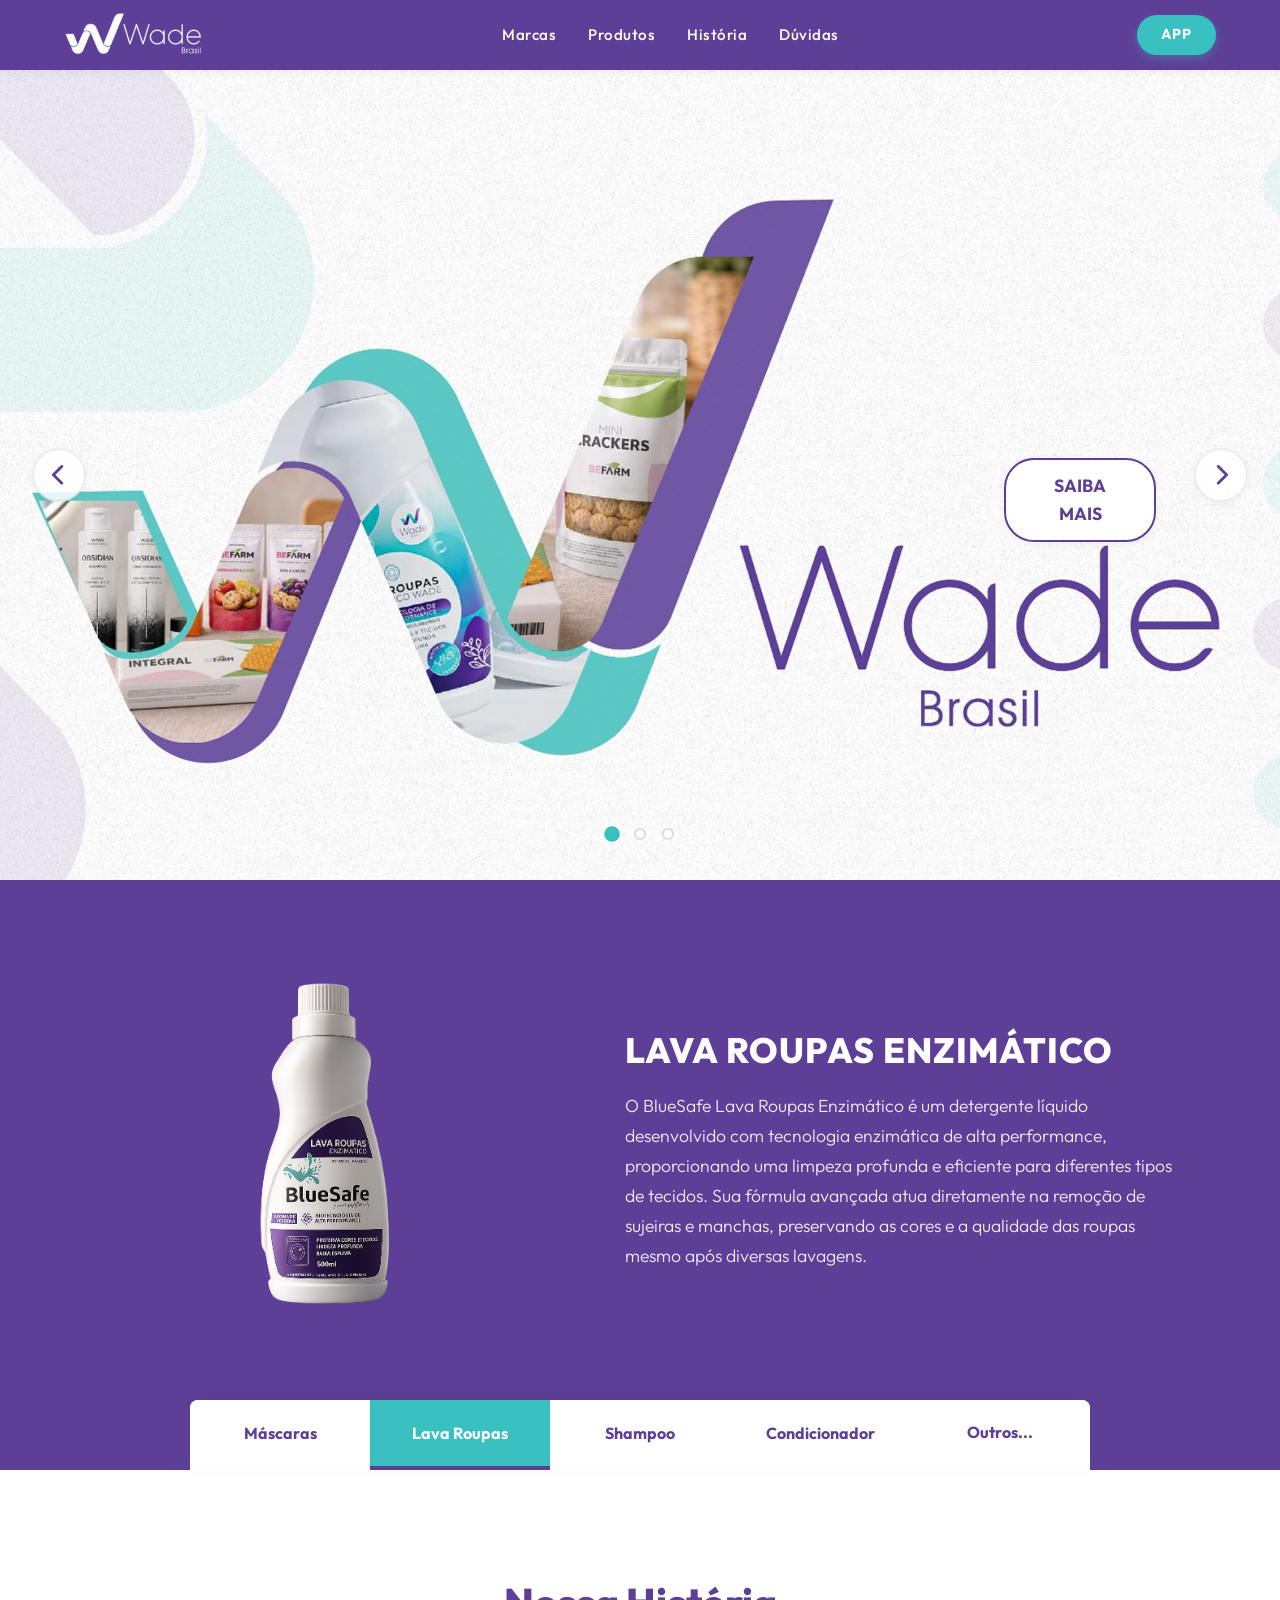
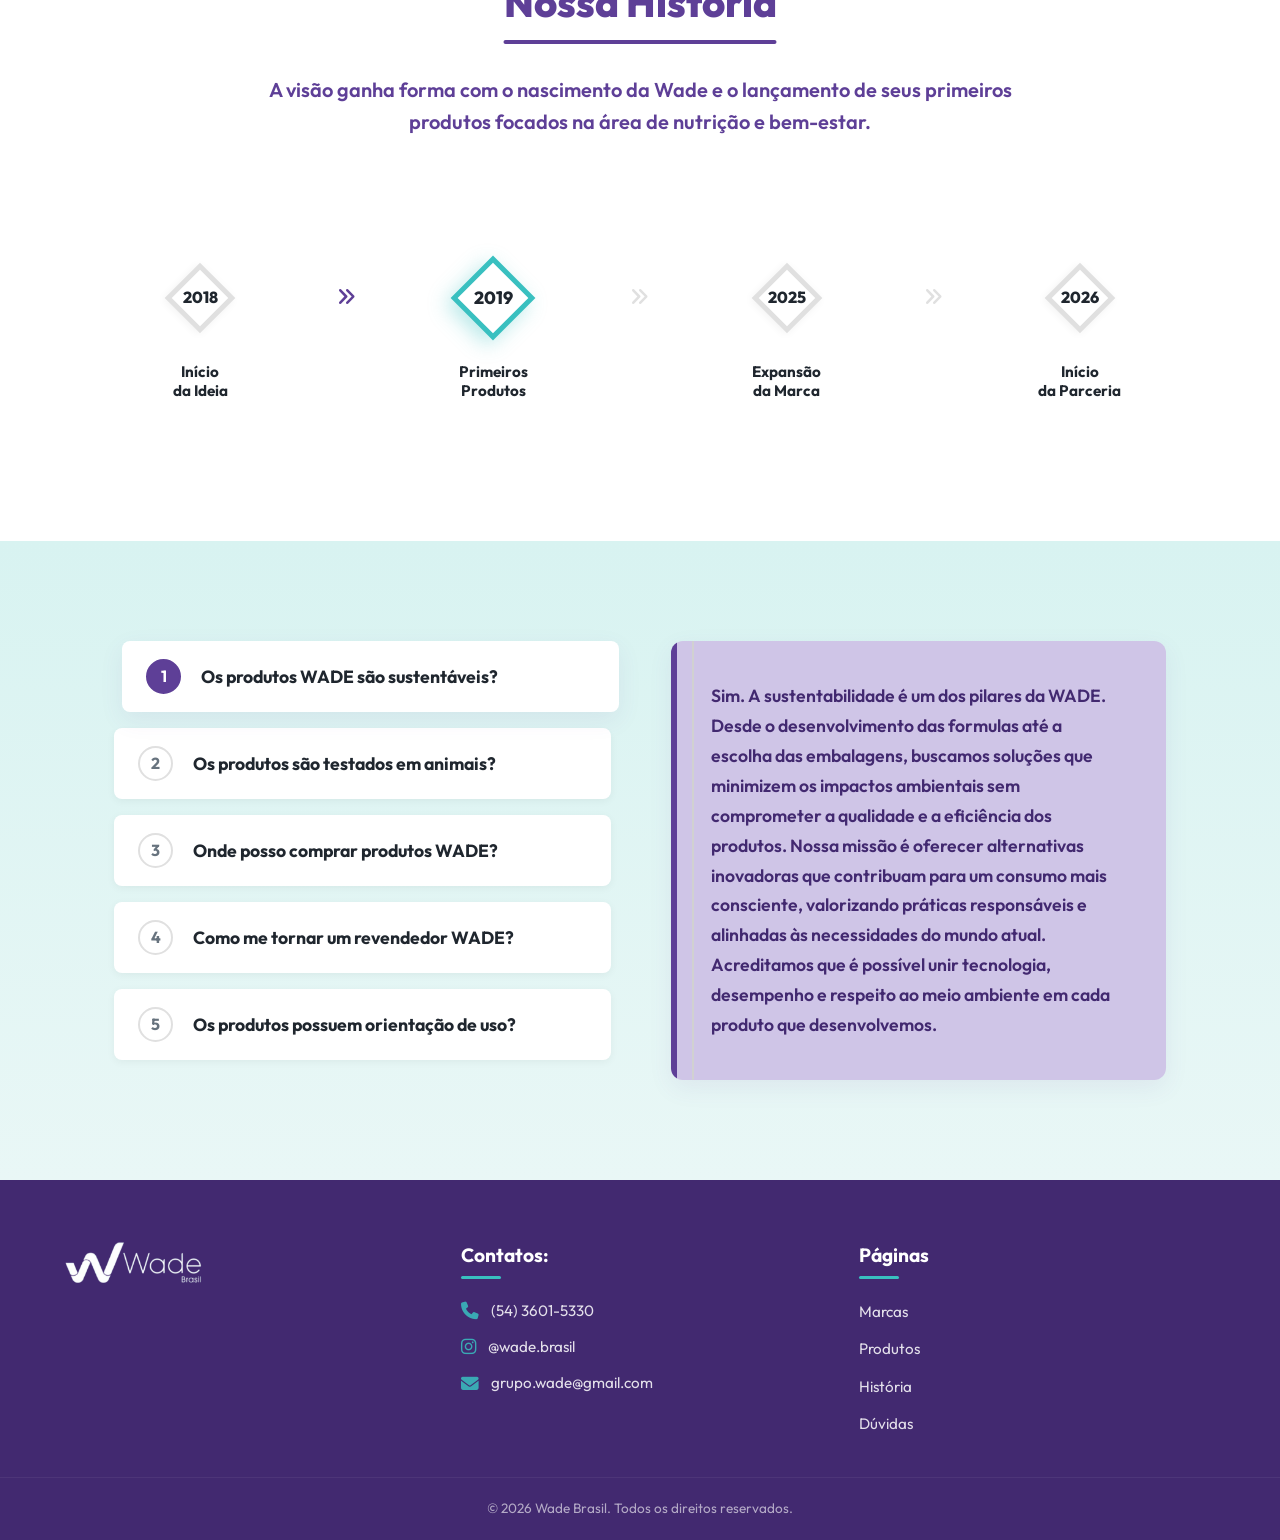
<file: index.html>
<!DOCTYPE html>
<html lang="pt-BR">

<head>
    <meta charset="UTF-8">
    <meta name="viewport" content="width=device-width, initial-scale=1.0">
    <title>Wade Brasil - Sustentabilidade, Tecnologia & Cuidados</title>
    <meta name="description"
        content="A WADE une biotecnologia, alta performance e sustentabilidade em soluções para cuidados pessoais e limpeza doméstica. Conheça nossos produtos.">
    <!-- Google Fonts -->
    <link rel="preconnect" href="https://fonts.googleapis.com">
    <link rel="preconnect" href="https://fonts.gstatic.com" crossorigin>
    <link href="https://fonts.googleapis.com/css2?family=Outfit:wght@300;400;500;600;700;800&display=swap"
        rel="stylesheet">
    <!-- FontAwesome for Icons -->
    <link rel="stylesheet" href="https://cdnjs.cloudflare.com/ajax/libs/font-awesome/6.4.0/css/all.min.css">
    <!-- Stylesheet -->
    <link rel="stylesheet" href="style.css">
</head>

<body>

    <!-- Header / Cabeçalho -->
    <header class="main-header">
        <div class="header-container">
            <a href="#" class="logo" id="logo-link">
                <img src="imgs/logo-wade.webp" alt="Wade Brasil" class="logo-img" width="140" height="45">
            </a>

            <nav class="nav-menu" id="nav-menu">
                <ul>
                    <li><a href="#marcas" class="nav-link">Marcas</a></li>
                    <li><a href="#produtos" class="nav-link">Produtos</a></li>
                    <li><a href="#historia" class="nav-link">História</a></li>
                    <li><a href="#duvidas" class="nav-link">Dúvidas</a></li>
                </ul>
            </nav>

            <div class="header-actions">
                <a href="app.html" class="btn-app" id="btn-app">APP</a>
                <button class="mobile-toggle" id="mobile-toggle" aria-label="Abrir Menu">
                    <span></span>
                    <span></span>
                    <span></span>
                </button>
            </div>
        </div>
    </header>

    <!-- Seção 1: Hero Slider / Carrossel -->
    <section class="hero-section" id="marcas">
        <div class="slider-wrapper">
            <!-- Slide 1: Wade Brasil -->
            <!-- Slide 1: Wade Brasil -->
            <div class="slide active" data-slide="1">
                <div class="slide-bg" style="background-image: url('imgs/fundo wade index.png');"></div>
                <div class="slide-content">
                    <div class="brand-showcase animate-up">
                        <div class="sr-only">Wade Brasil</div>

                        <a href="#produtos" class="btn-saiba-mais border-purple baked-button-overlay"
                            style="margin-top: 50px; margin-left: 880px;display: inline-block;">
                            SAIBA MAIS
                        </a>

                    </div>
                </div>
            </div>

            <!-- Slide 2: BeFarm -->
            <div class="slide" data-slide="2">
                <div class="slide-bg" style="background-image: url('imgs/fundo beefarm.png');"></div>
                <div class="slide-content">
                    <div class="brand-showcase animate-up">
                        <div class="sr-only">BEFARM</div>
                        <a href="befarm.html" class="btn-saiba-mais border-gold baked-button-overlay"
                            style="margin-top: 290px; display: inline-block;">
                            SAIBA MAIS
                        </a>
                    </div>
                </div>
            </div>

            <!-- Slide 3: BlueSafe -->
            <div class="slide" data-slide="3">
                <div class="slide-bg" style="background-image: url('imgs/fundo bluesafe.png');"></div>
                <div class="slide-content">
                    <div class="brand-showcase animate-up">
                        <div class="sr-only">BlueSafe</div>
                        <a href="bluesafe.html" class="btn-saiba-mais border-white baked-button-overlay">SAIBA MAIS</a>
                    </div>
                </div>
            </div>
        </div>

        <!-- Setas de Navegação -->
        <button class="slider-arrow prev-arrow" id="prev-arrow" aria-label="Slide anterior">
            <i class="fa-solid fa-chevron-left"></i>
        </button>
        <button class="slider-arrow next-arrow" id="next-arrow" aria-label="Próximo slide">
            <i class="fa-solid fa-chevron-right"></i>
        </button>

        <!-- Dots de Navegação -->
        <div class="slider-dots">
            <span class="dot active" data-dot="1"></span>
            <span class="dot" data-dot="2"></span>
            <span class="dot" data-dot="3"></span>
        </div>
    </section>


    <!-- Seção 2: Products Tabs (Produtos por Abas) -->
    <section class="products-section" id="produtos">
        <div class="products-container" id="products-container-bg">
            <div class="products-flex">
                <!-- Imagem do Produto (Esquerda) -->
                <div class="product-image-side animate-fade">
                    <div class="product-image-container" id="product-img-display">
                        <!-- Custom CSS/SVG Bottles fallback that looks stunning -->
                        <div class="mockup-bottles" id="mockup-bottles">
                            <div class="bottle bottle-primary">
                                <div class="bottle-cap"></div>
                                <div class="bottle-label">
                                    <div class="label-brand">W</div>
                                    <div class="label-text">Rescue</div>
                                </div>
                            </div>
                            <div class="bottle bottle-secondary">
                                <div class="bottle-cap"></div>
                                <div class="bottle-label">
                                    <div class="label-brand">W</div>
                                    <div class="label-text">Rescue</div>
                                </div>
                            </div>
                        </div>
                        <img src="" alt="Produto Wade" class="real-product-img hidden" id="real-product-img">
                    </div>
                </div>

                <!-- Conteúdo do Produto (Direita) -->
                <div class="product-text-side animate-fade">
                    <h2 class="product-title" id="product-title">LAVA ROUPAS ENZIMÁTICO</h2>
                    <p class="product-description" id="product-desc">
                        O BlueSafe Lava Roupas Enzimático é um detergente líquido desenvolvido com tecnologia enzimática
                        de alta performance, proporcionando uma limpeza profunda e eficiente para diferentes tipos de
                        tecidos. Sua fórmula avançada atua diretamente na remoção de sujeiras e manchas, preservando as
                        cores e a qualidade das roupas mesmo após diversas lavagens.
                    </p>
                </div>
            </div>

            <!-- Barra de Abas (Menu do Tab) -->
            <div class="tabs-bar">
                <button class="tab-btn" data-tab="mascara">Máscaras</button>
                <button class="tab-btn active" data-tab="lava-roupas">Lava Roupas</button>
                <button class="tab-btn" data-tab="shampoo">Shampoo</button>
                <button class="tab-btn" data-tab="condicionador">Condicionador</button>
                <a href="app.html" class="tab-btn link-outros"
                    style="display: flex; align-items: center; justify-content: center; text-decoration: none;">Outros...</a>
            </div>
        </div>
    </section>

    <!-- Seção 3: Timeline Section (Nossa Historia) -->
    <section class="history-section" id="historia">
        <div class="container">
            <h2 class="section-title">Nossa História</h2>

            <!-- Texto dinâmico que muda com o ano da timeline -->
            <div class="history-text-box">
                <p id="history-dynamic-text">
                    Após diversos testes e validações, a WADE lança suas primeiras soluções voltadas para limpeza e
                    cuidados pessoais, recebendo excelente aceitação dos consumidores.
                </p>
            </div>

            <!-- A Linha do Tempo -->
            <div class="timeline-container">
                <div class="timeline-line"></div>

                <div class="timeline-flex">
                    <!-- Ano 2017 -->
                    <div class="timeline-item" data-year="2018">
                        <div class="diamond-wrapper">
                            <div class="diamond-node">
                                <span class="year-text">2018</span>
                            </div>
                        </div>
                        <h4 class="timeline-label">Início<br>da Ideia</h4>
                    </div>

                    <div class="timeline-arrow">
                        <i class="fa-solid fa-angles-right"></i>
                    </div>

                    <!-- Ano 2019 -->
                    <div class="timeline-item active" data-year="2019">
                        <div class="diamond-wrapper">
                            <div class="diamond-node">
                                <span class="year-text">2019</span>
                            </div>
                        </div>
                        <h4 class="timeline-label">Primeiros<br>Produtos</h4>
                    </div>

                    <div class="timeline-arrow">
                        <i class="fa-solid fa-angles-right"></i>
                    </div>

                    <!-- Ano 2020 -->
                    <div class="timeline-item" data-year="2025">
                        <div class="diamond-wrapper">
                            <div class="diamond-node">
                                <span class="year-text">2025</span>
                            </div>
                        </div>
                        <h4 class="timeline-label">Expansão<br>da Marca</h4>
                    </div>

                    <div class="timeline-arrow">
                        <i class="fa-solid fa-angles-right"></i>
                    </div>

                    <!-- Ano 2023 -->
                    <div class="timeline-item" data-year="2026">
                        <div class="diamond-wrapper">
                            <div class="diamond-node">
                                <span class="year-text">2026</span>
                            </div>
                        </div>
                        <h4 class="timeline-label">Início<br>da Parceria</h4>
                    </div>
                </div>
            </div>
        </div>
    </section>

    <!-- Seção 4: Dúvidas / FAQ Section -->
    <section class="faq-section" id="duvidas">
        <div class="faq-container">
            <div class="faq-flex">
                <!-- Lista de Perguntas (Esquerda) -->
                <div class="faq-list">
                    <div class="faq-item active" data-faq="1">
                        <span class="faq-number">1</span>
                        <span class="faq-question">Os produtos WADE são sustentáveis?</span>
                    </div>
                    <div class="faq-item" data-faq="2">
                        <span class="faq-number">2</span>
                        <span class="faq-question">Os produtos são testados em animais?</span>
                    </div>
                    <div class="faq-item" data-faq="3">
                        <span class="faq-number">3</span>
                        <span class="faq-question">Onde posso comprar produtos WADE?</span>
                    </div>
                    <div class="faq-item" data-faq="4">
                        <span class="faq-number">4</span>
                        <span class="faq-question">Como me tornar um revendedor WADE?</span>
                    </div>
                    <div class="faq-item" data-faq="5">
                        <span class="faq-number">5</span>
                        <span class="faq-question">Os produtos possuem orientação de uso?</span>
                    </div>
                </div>

                <!-- Resposta Detalhada (Direita) -->
                <div class="faq-answer-card">
                    <div class="answer-content animate-fade" id="faq-answer-text">
                        Sim. A sustentabilidade é um dos pilares da WADE. Desde o desenvolvimento das formulas até a
                        escolha das embalagens, buscamos soluções que minimizem os impactos ambientais sem comprometer a
                        qualidade e a eficiência dos produtos. Nossa missão é oferecer alternativas inovadoras que
                        contribuam para um consumo mais consciente, valorizando práticas responsáveis e alinhadas às
                        necessidades do mundo atual. Acreditamos que é possível unir tecnologia, desempenho e respeito
                        ao meio ambiente em cada produto que desenvolvemos.
                    </div>
                </div>
            </div>
        </div>
    </section>

    <!-- Rodapé / Footer -->
    <footer class="main-footer">
        <div class="footer-container">
            <!-- Lado Esquerdo: Logo -->
            <div class="footer-brand">
                <img src="imgs/logo-wade.webp" alt="Wade Brasil" class="footer-logo-img" width="140" height="45">
            </div>
            <!-- Lado Central: Contatos -->
            <div class="footer-contacts">
                <h4 class="footer-title">Contatos:</h4>
                <ul>
                    <li><i class="fa-solid fa-phone"></i> (54) 3601-5330</li>
                    <li><i class="fa-brands fa-instagram"></i> @wade.brasil</li>
                    <li><i class="fa-solid fa-envelope"></i> grupo.wade@gmail.com</li>
                </ul>
            </div>

            <!-- Lado Direito: Links de Páginas -->
            <div class="footer-pages">
                <h4 class="footer-title">Páginas</h4>
                <ul>
                    <li><a href="#marcas">Marcas</a></li>
                    <li><a href="#produtos">Produtos</a></li>
                    <li><a href="#historia">História</a></li>
                    <li><a href="#duvidas">Dúvidas</a></li>
                </ul>
            </div>
        </div>
        <div class="footer-bottom">
            <p>&copy; 2026 Wade Brasil. Todos os direitos reservados.</p>
        </div>
    </footer>

    <!-- JavaScript -->
    <script src="script.js"></script>
</body>

</html>
</file>
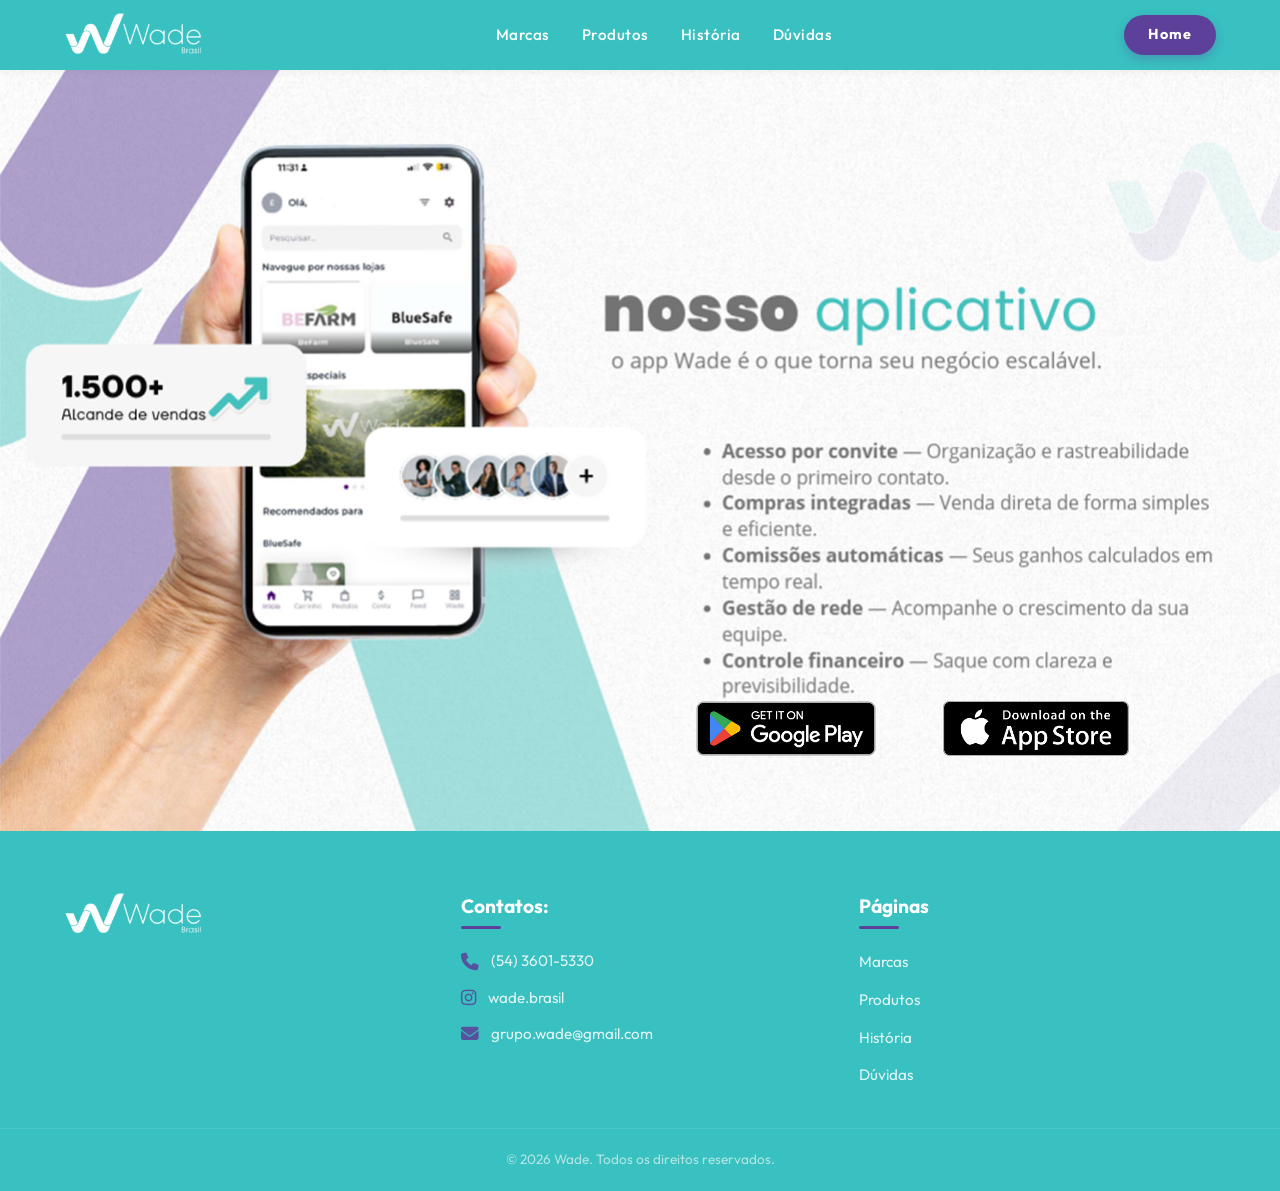
<file: app.html>
<!DOCTYPE html>
<html lang="pt-BR">

<head>
    <meta charset="UTF-8">
    <meta name="viewport" content="width=device-width, initial-scale=1.0">
    <title>Wade Brasil - Nosso Aplicativo</title>
    <meta name="description"
        content="Baixe o aplicativo oficial da WADE Brasil. Gerencie suas comissões, vendas e sua rede de forma escalável e sustentável.">
    <!-- Google Fonts -->
    <link rel="preconnect" href="https://fonts.googleapis.com">
    <link rel="preconnect" href="https://fonts.gstatic.com" crossorigin>
    <link href="https://fonts.googleapis.com/css2?family=Outfit:wght@300;400;500;600;700;800&display=swap"
        rel="stylesheet">
    <!-- FontAwesome for Icons -->
    <link rel="stylesheet" href="https://cdnjs.cloudflare.com/ajax/libs/font-awesome/6.4.0/css/all.min.css">
    <!-- Stylesheet -->
    <link rel="stylesheet" href="style.css">
</head>

<body>

    <!-- Header / Cabeçalho da App (Fundo Teal, Botão Home Roxo) -->
    <header class="app-header">
        <div class="header-container">
            <a href="index.html" class="logo" id="logo-link">
                <img src="imgs/logo-wade.webp" alt="Wade Brasil" class="logo-img" width="140" height="45">
            </a>

            <nav class="nav-menu" id="nav-menu">
                <ul>
                    <li><a href="index.html#marcas" class="nav-link">Marcas</a></li>
                    <li><a href="index.html#produtos" class="nav-link">Produtos</a></li>
                    <li><a href="index.html#historia" class="nav-link">História</a></li>
                    <li><a href="index.html#duvidas" class="nav-link">Dúvidas</a></li>
                </ul>
            </nav>

            <div class="header-actions">
                <a href="index.html" class="btn-home" id="btn-home">Home</a>
                <button class="mobile-toggle" id="mobile-toggle" aria-label="Abrir Menu">
                    <span></span>
                    <span></span>
                    <span></span>
                </button>
            </div>
        </div>
    </header>

    <!-- Seção Principal: App Showcase Banner com Aspect Ratio travada e overlays responsivos -->
    <main class="app-main">
        <section class="app-banner-section">
            <div class="app-banner">
                <!-- Conteúdo invisível para SEO e Acessibilidade (Screen Readers) -->
                <div class="sr-only">
                    <h1>nosso aplicativo</h1>
                    <p>o app Wade é o que torna seu negócio escalável.</p>
                    <ul>
                        <li><strong>Acesso por convite</strong> — Organização e rastreabilidade desde o primeiro
                            contato.</li>
                        <li><strong>Compras integradas</strong> — Venda direta de forma simples e eficiente.</li>
                        <li><strong>Comissões automáticas</strong> — Seus ganhos calculados em tempo real.</li>
                        <li><strong>Gestão de rede</strong> — Acompanhe o crescimento da sua equipe.</li>
                        <li><strong>Controle financeiro</strong> — Saque com clareza e previsibilidade.</li>
                    </ul>
                </div>

                <!-- Overlays de Download (Google Play e App Store) posicionados precisamente por percentual -->
                <div class="download-overlay-container">
                    <a href="https://play.google.com/store/apps/details?id=com.wadebrasil.wade_mobile_android&pcampaignid=web_share"
                        target="_blank" class="download-link-overlay google-play" aria-label="Baixe na Google Play">
                        <img src="imgs/playstore.png" alt="Google Play">
                    </a>
                    <a href="https://apps.apple.com/br/app/wade/id6751115079" target="_blank"
                        class="download-link-overlay app-store" aria-label="Baixe na App Store">
                        <img src="imgs/appstore.png" alt="App Store">
                    </a>
                </div>
            </div>
        </section>
    </main>

    <!-- Rodapé / Footer do App (Teal) -->
    <footer class="app-footer">
        <div class="footer-container">
            <!-- Lado Esquerdo: Logo -->
            <div class="footer-brand">
                <img src="imgs/logo-wade.webp" alt="Wade Brasil" class="footer-logo-img" width="140" height="45">
            </div>

            <!-- Lado Central: Contatos -->
            <div class="footer-contacts">
                <h4 class="footer-title">Contatos:</h4>
                <ul>
                    <li><i class="fa-solid fa-phone"></i> (54) 3601-5330</li>
                    <li><i class="fa-brands fa-instagram"></i> wade.brasil</li>
                    <li><i class="fa-solid fa-envelope"></i> grupo.wade@gmail.com</li>
                </ul>
            </div>

            <!-- Lado Direito: Links de Páginas -->
            <div class="footer-pages">
                <h4 class="footer-title">Páginas</h4>
                <ul>
                    <li><a href="index.html#marcas">Marcas</a></li>
                    <li><a href="index.html#produtos">Produtos</a></li>
                    <li><a href="index.html#historia">História</a></li>
                    <li><a href="index.html#duvidas">Dúvidas</a></li>
                </ul>
            </div>
        </div>
        <div class="footer-bottom">
            <p>&copy; 2026 Wade. Todos os direitos reservados.</p>
        </div>
    </footer>

    <!-- JavaScript para mobile toggler -->
    <script>
        document.addEventListener('DOMContentLoaded', () => {
            const mobileToggle = document.getElementById('mobile-toggle');
            const navMenu = document.getElementById('nav-menu');
            if (mobileToggle && navMenu) {
                mobileToggle.addEventListener('click', () => {
                    mobileToggle.classList.toggle('active');
                    navMenu.classList.toggle('active');
                });
            }
        });
    </script>
</body>

</html>
</file>
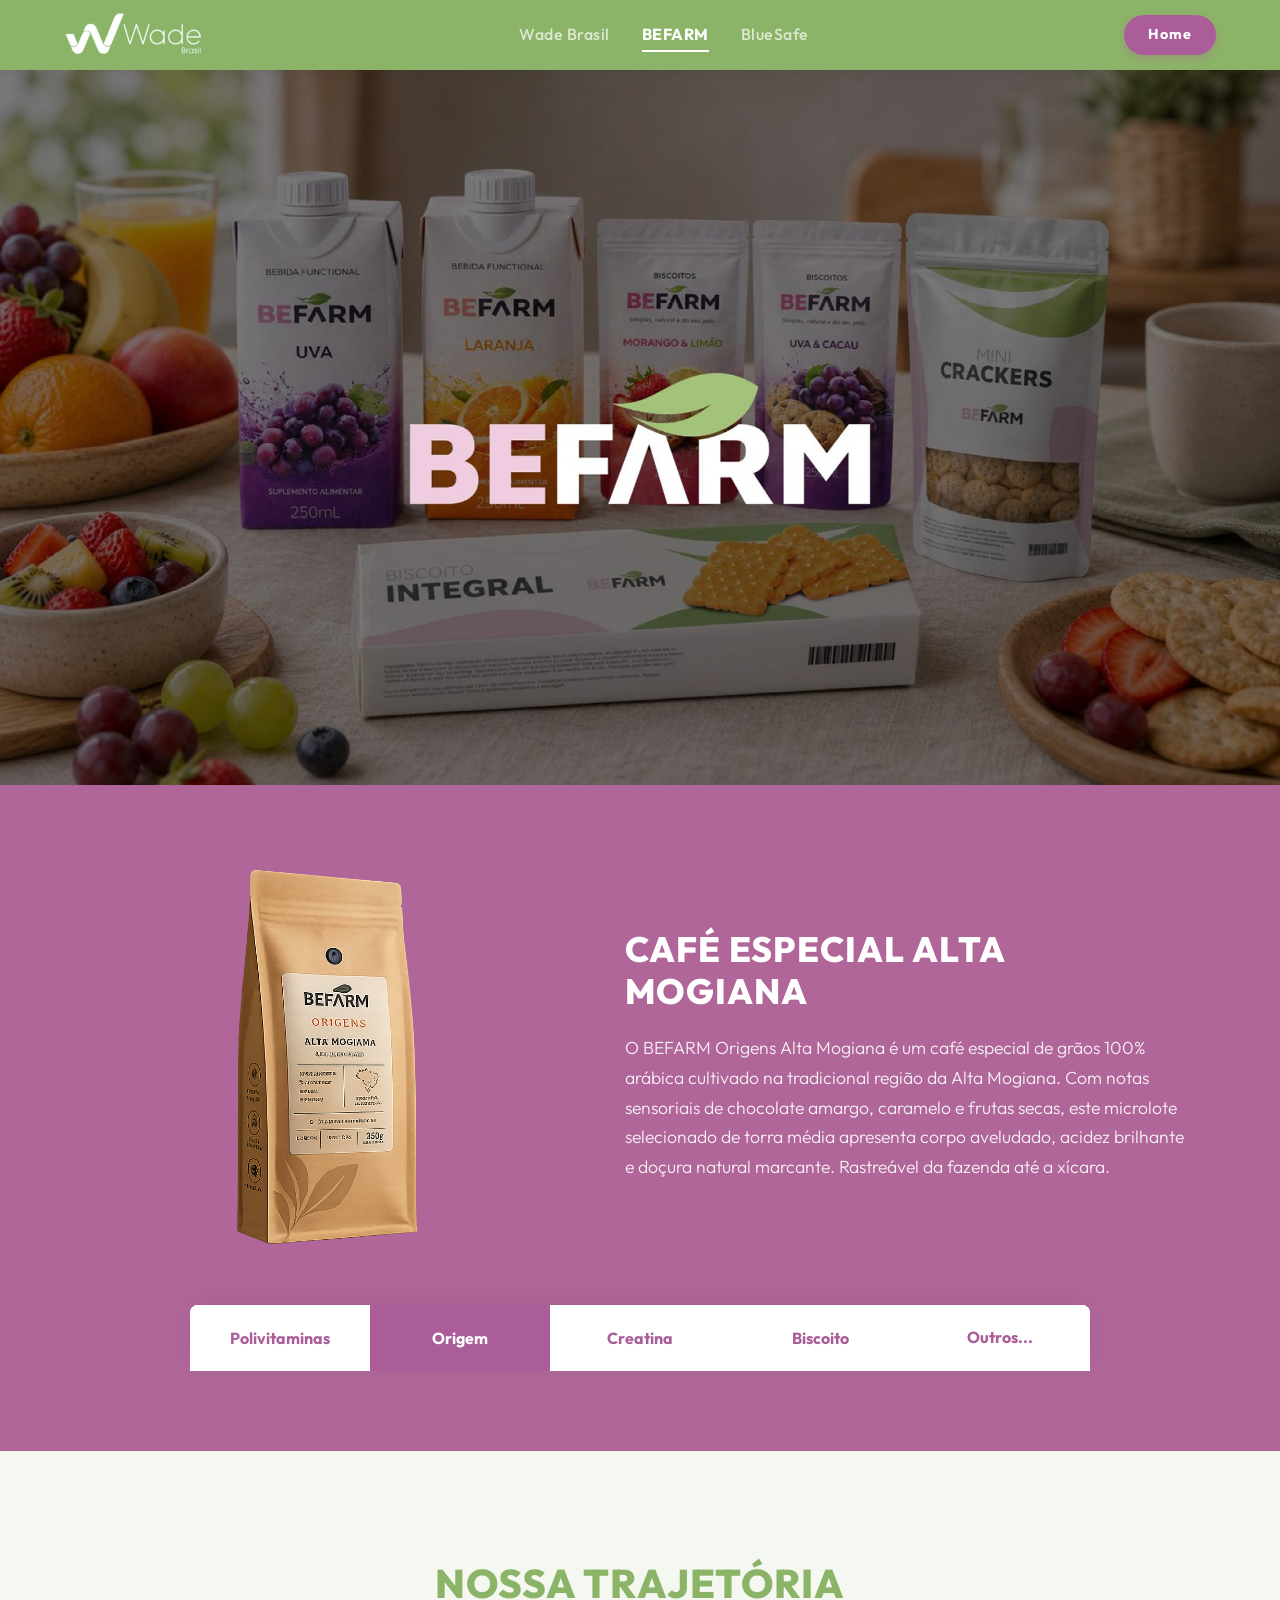
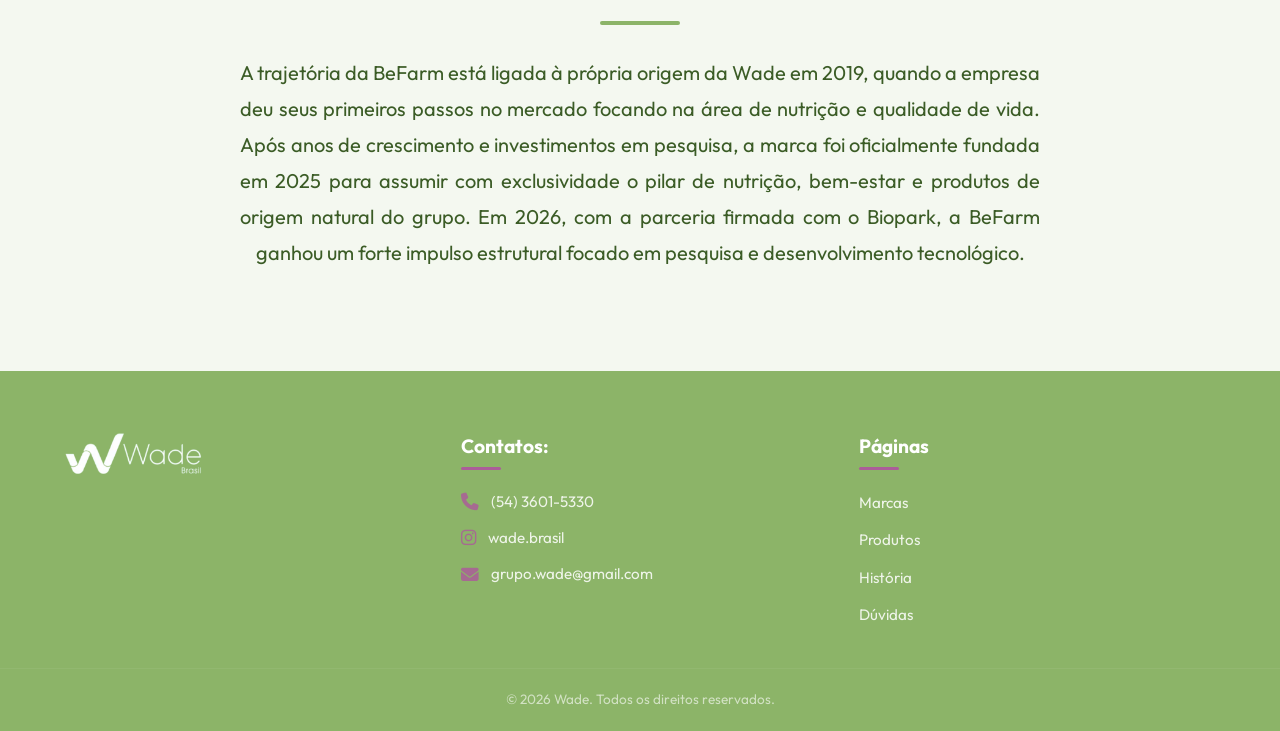
<file: befarm.html>
<!DOCTYPE html>
<html lang="pt-BR">
<head>
    <meta charset="UTF-8">
    <meta name="viewport" content="width=device-width, initial-scale=1.0">
    <title>BEFARM - Wade Brasil</title>
    <meta name="description" content="Conheça a BEFARM da Wade Brasil. Suplementos alimentares, cafés especiais e alimentação saudável com biotecnologia de alta performance.">
    <!-- Google Fonts -->
    <link rel="preconnect" href="https://fonts.googleapis.com">
    <link rel="preconnect" href="https://fonts.gstatic.com" crossorigin>
    <link href="https://fonts.googleapis.com/css2?family=Outfit:wght@300;400;500;600;700;800&display=swap" rel="stylesheet">
    <!-- FontAwesome for Icons -->
    <link rel="stylesheet" href="https://cdnjs.cloudflare.com/ajax/libs/font-awesome/6.4.0/css/all.min.css">
    <!-- Stylesheet -->
    <link rel="stylesheet" href="style.css">
</head>
<body>

    <!-- Header / Cabeçalho BEFARM (Fundo Verde, Botão Home Roxo/Rosa) -->
    <header class="brand-header befarm-header">
        <div class="header-container">
            <a href="index.html" class="logo">
                <img src="imgs/logo-wade.webp" alt="Wade Brasil" class="logo-img" width="140" height="45">
            </a>
            
            <!-- Menu de Marcas no Centro -->
            <nav class="brand-nav-menu">
                <ul>
                    <li><a href="index.html" class="brand-nav-link">Wade Brasil</a></li>
                    <li><a href="befarm.html" class="brand-nav-link active">BEFARM</a></li>
                    <li><a href="bluesafe.html" class="brand-nav-link">BlueSafe</a></li>
                </ul>
            </nav>

            <div class="header-actions">
                <a href="index.html" class="btn-home-brand" id="btn-home-befarm">Home</a>
                <button class="mobile-toggle" id="mobile-toggle" aria-label="Abrir Menu">
                    <span></span>
                    <span></span>
                    <span></span>
                </button>
            </div>
        </div>
    </header>

    <!-- Seção Banner Hero BEFARM (Aspect Ratio travada) -->
    <section class="brand-hero-section">
        <div class="brand-banner befarm-banner" style="background-image: url('imgs/fundo beefarm.png');"></div>
    </section>

    <!-- Seção de Produtos BEFARM (Fundo Verde, Abas interativas) -->
    <section class="brand-products-section befarm-products">
        <div class="brand-products-container" id="befarm-container-bg">
            <div class="products-flex">
                <!-- Imagem do Produto (Esquerda) -->
                <div class="product-image-side animate-fade">
                    <div class="brand-product-image-container">
                        <img src="imgs/befarm_cafe.png" alt="Café Especial BEFARM" class="brand-product-img" id="befarm-product-img">
                    </div>
                </div>

                <!-- Conteúdo do Produto (Direita) -->
                <div class="product-text-side animate-fade">
                    <h2 class="product-title" id="befarm-product-title">CAFÉ ESPECIAL ALTA MOGIANA</h2>
                    <p class="product-description" id="befarm-product-desc">
                        O BEFARM Origens Alta Mogiana é um café especial de grãos 100% arábica cultivado na tradicional região da Alta Mogiana. Com notas sensoriais de chocolate amargo, caramelo e frutas secas, este microlote selecionado de torra média apresenta corpo aveludado, acidez brilhante e doçura natural marcante. Rastreável da fazenda até a xícara.
                    </p>
                </div>
            </div>
            
            <!-- Barra de Abas (Menu do Tab) -->
            <div class="tabs-bar brand-tabs-bar">
                <button id="botaoooo" class="brand-tab-btn" data-tab="polivitaminas">Polivitaminas</button>
                <button id="botaoooo" class="brand-tab-btn active" data-tab="origem">Origem</button>
                <button id="botaoooo" class="brand-tab-btn" data-tab="creatina">Creatina</button>
                <button id="botaoooo" class="brand-tab-btn" data-tab="biscoito">Biscoito</button>
                <a href="app.html" id="botaoooo"  class="brand-tab-btn link-outros-befarm" style="display: flex; align-items: center; justify-content: center; text-decoration: none;">Outros...</a>
            </div>
        </div>
    </section>

    <!-- Seção Trajetória BEFARM -->
    <section class="brand-history-section befarm-history">
        <div class="brand-history-container">
            <h2 class="brand-history-title">Nossa Trajetória</h2>
            <p class="brand-history-text">
                A trajetória da BeFarm está ligada à própria origem da Wade em 2019, quando a empresa deu seus primeiros passos no mercado focando na área de nutrição e qualidade de vida. Após anos de crescimento e investimentos em pesquisa, a marca foi oficialmente fundada em 2025 para assumir com exclusividade o pilar de nutrição, bem-estar e produtos de origem natural do grupo. Em 2026, com a parceria firmada com o Biopark, a BeFarm ganhou um forte impulso estrutural focado em pesquisa e desenvolvimento tecnológico.
            </p>
        </div>
    </section>

    <!-- Rodapé / Footer BEFARM (Fundo Verde) -->
    <footer class="brand-footer befarm-footer">
        <div class="footer-container">
            <!-- Lado Esquerdo: Logo -->
            <div class="footer-brand">
                <img src="imgs/logo-wade.webp" alt="Wade Brasil" class="footer-logo-img" width="140" height="45">
            </div>

            <!-- Lado Central: Contatos -->
            <div class="footer-contacts">
                <h4 class="footer-title">Contatos:</h4>
                <ul>
                    <li><i class="fa-solid fa-phone"></i> (54) 3601-5330</li>
                    <li><i class="fa-brands fa-instagram"></i> wade.brasil</li>
                    <li><i class="fa-solid fa-envelope"></i> grupo.wade@gmail.com</li>
                </ul>
            </div>

            <!-- Lado Direito: Links de Páginas -->
            <div class="footer-pages">
                <h4 class="footer-title">Páginas</h4>
                <ul>
                    <li><a href="index.html#marcas">Marcas</a></li>
                    <li><a href="index.html#produtos">Produtos</a></li>
                    <li><a href="index.html#historia">História</a></li>
                    <li><a href="index.html#duvidas">Dúvidas</a></li>
                </ul>
            </div>
        </div>
        <div class="footer-bottom">
            <p>&copy; 2026 Wade. Todos os direitos reservados.</p>
        </div>
    </footer>

    <!-- JavaScript para controle de abas e toggle -->
    <script>
        document.addEventListener('DOMContentLoaded', () => {
            // Mobile Menu
            const mobileToggle = document.getElementById('mobile-toggle');
            const navMenu = document.querySelector('.brand-nav-menu');
            if (mobileToggle && navMenu) {
                mobileToggle.addEventListener('click', () => {
                    mobileToggle.classList.toggle('active');
                    navMenu.classList.toggle('active');
                });
            }

            // Products data
            const productsData = {
                'polivitaminas': {
                    title: 'SUPLEMENTO POLIVITAMÍNICO',
                    desc: 'O Polivitamínico BEFARM é um suplemento alimentar desenvolvido com vitaminas e minerais essenciais para fortalecer o sistema imunológico, aumentar a vitalidade e garantir o bom funcionamento do organismo. Ideal para complementar a nutrição diária de forma equilibrada.'
                },
                'origem': {
                    title: 'CAFÉ ESPECIAL ALTA MOGIANA',
                    desc: 'O BEFARM Origens Alta Mogiana é um café especial de grãos 100% arábica cultivado na tradicional região da Alta Mogiana. Com notas sensoriais de chocolate amargo, caramelo e frutas secas, este microlote selecionado de torra média apresenta corpo aveludado, acidez brilhante e doçura natural marcante. Rastreável da fazenda até a xícara.'
                },
                'creatina': {
                    title: 'CREATINA MONOHIDRATADA',
                    desc: 'A Creatina 100% Pura BEFARM auxilia no aumento do desempenho físico durante exercícios repetidos de curta duração e alta intensidade. Formulado com matéria-prima premium para máxima absorção, ganho de força e recuperação muscular acelerada.'
                },
                'biscoito': {
                    title: 'BISCOITOS INTEGRAIS BEFARM',
                    desc: 'Nossos biscoitos e mini crackers integrais são elaborados com cereais nobres e ingredientes 100% naturais. Uma opção deliciosa, crocante e saudável para seus lanches intermediários, rica em fibras e livre de conservantes artificiais.'
                },
                'outros': {
                    title: 'OUTROS PRODUTOS BEFARM',
                    desc: 'Conheça nossas soluções completas voltadas para alimentação saudável e bem-estar, incluindo chás funcionais, suplementos proteicos e snacks saudáveis que combinam nutrição, praticidade e sabor irresistível.'
                }
            };

            const tabBtns = document.querySelectorAll('.brand-tab-btn');
            const productTitle = document.getElementById('befarm-product-title');
            const productDesc = document.getElementById('befarm-product-desc');
            const flexContainer = document.querySelector('.products-flex');

            tabBtns.forEach(btn => {
                btn.addEventListener('click', () => {
                    tabBtns.forEach(b => b.classList.remove('active'));
                    btn.classList.add('active');

                    const tabName = btn.dataset.tab;
                    const data = productsData[tabName];

                    if (data) {
                        flexContainer.style.opacity = '0';
                        flexContainer.style.transform = 'translateY(10px)';

                        setTimeout(() => {
                            productTitle.innerText = data.title;
                            productDesc.innerText = data.desc;
                            flexContainer.style.opacity = '1';
                            flexContainer.style.transform = 'translateY(0)';
                        }, 250);
                    }
                });
            });
        });
    </script>
</body>
</html>
</file>
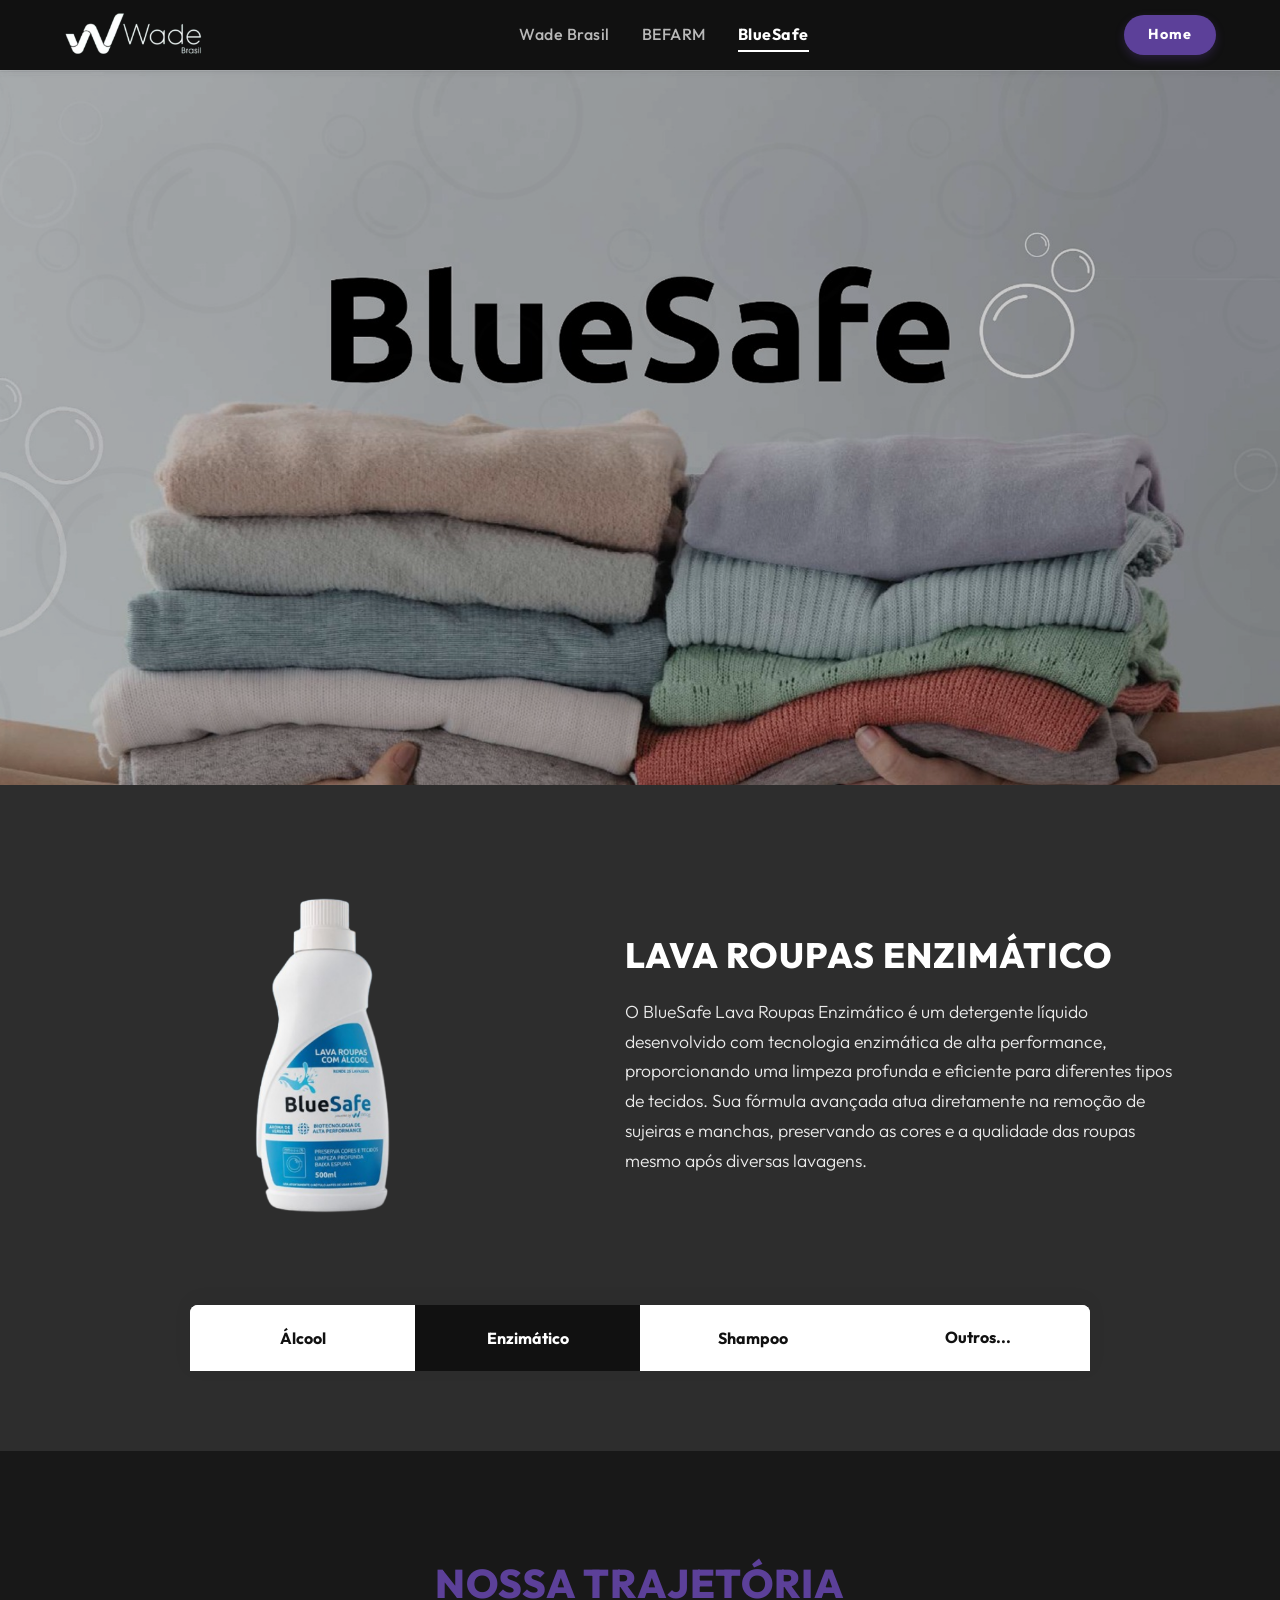
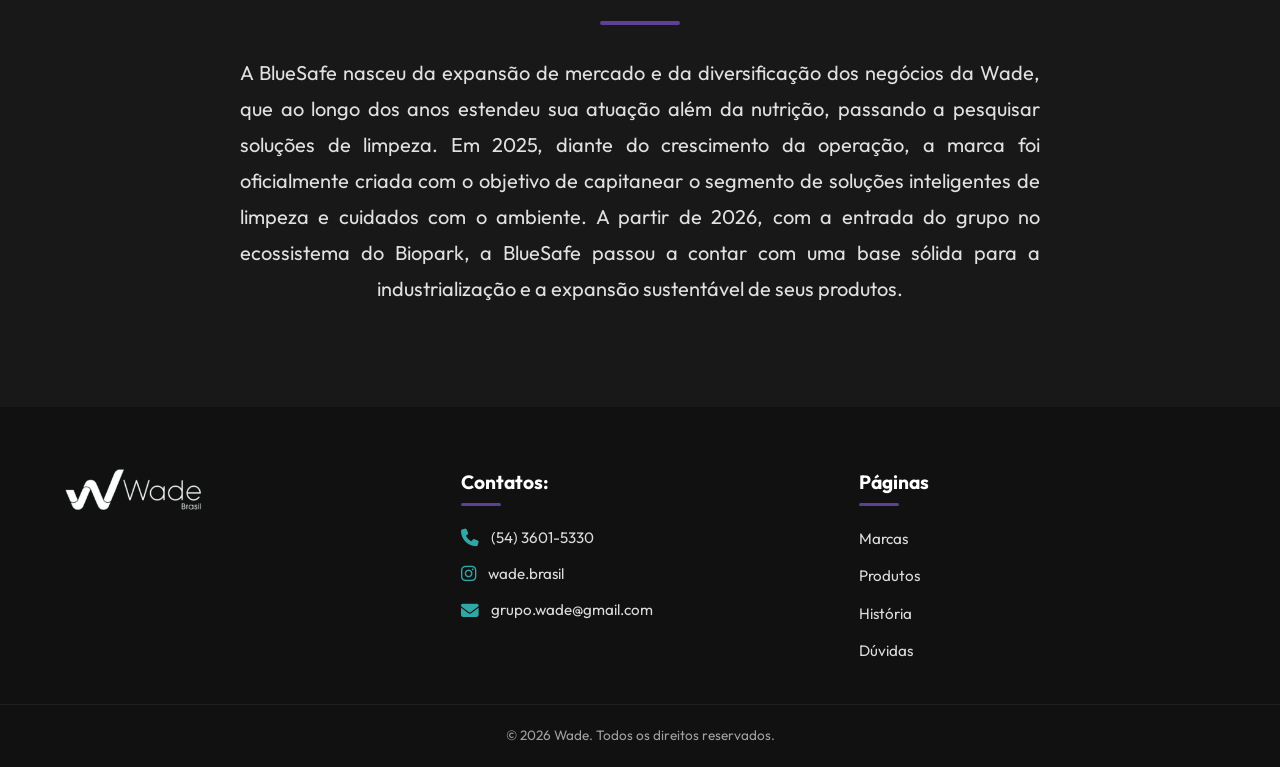
<file: bluesafe.html>
<!DOCTYPE html>
<html lang="pt-BR">
<head>
    <meta charset="UTF-8">
    <meta name="viewport" content="width=device-width, initial-scale=1.0">
    <title>BlueSafe - Wade Brasil</title>
    <meta name="description" content="Conheça a BlueSafe da Wade Brasil. Detergentes enzimáticos de alta performance e cuidados para as suas roupas com biotecnologia avançada.">
    <!-- Google Fonts -->
    <link rel="preconnect" href="https://fonts.googleapis.com">
    <link rel="preconnect" href="https://fonts.gstatic.com" crossorigin>
    <link href="https://fonts.googleapis.com/css2?family=Outfit:wght@300;400;500;600;700;800&display=swap" rel="stylesheet">
    <!-- FontAwesome for Icons -->
    <link rel="stylesheet" href="https://cdnjs.cloudflare.com/ajax/libs/font-awesome/6.4.0/css/all.min.css">
    <!-- Stylesheet -->
    <link rel="stylesheet" href="style.css">
</head>
<body>

    <!-- Header / Cabeçalho BlueSafe (Fundo Preto, Botão Home Roxo) -->
    <header class="brand-header bluesafe-header">
        <div class="header-container">
            <a href="index.html" class="logo">
                <img src="imgs/logo-wade.webp" alt="Wade Brasil" class="logo-img" width="140" height="45">
            </a>
            
            <!-- Menu de Marcas no Centro -->
            <nav class="brand-nav-menu">
                <ul>
                    <li><a href="index.html" class="brand-nav-link">Wade Brasil</a></li>
                    <li><a href="befarm.html" class="brand-nav-link">BEFARM</a></li>
                    <li><a href="bluesafe.html" class="brand-nav-link active">BlueSafe</a></li>
                </ul>
            </nav>

            <div class="header-actions">
                <a href="index.html" class="btn-home-brand" id="btn-home-bluesafe">Home</a>
                <button class="mobile-toggle" id="mobile-toggle" aria-label="Abrir Menu">
                    <span></span>
                    <span></span>
                    <span></span>
                </button>
            </div>
        </div>
    </header>

    <!-- Seção Banner Hero BlueSafe (Aspect Ratio travada) -->
    <section class="brand-hero-section">
        <div class="brand-banner bluesafe-banner" style="background-image: url('imgs/fundo bluesafe.png');"></div>
    </section>

    <!-- Seção de Produtos BlueSafe (Fundo Grafite/Preto, Abas interativas) -->
    <section class="brand-products-section bluesafe-products">
        <div class="brand-products-container" id="bluesafe-container-bg">
            <div class="products-flex">
                <!-- Imagem do Produto (Esquerda) -->
                <div class="product-image-side animate-fade">
                    <div class="brand-product-image-container">
                        <img src="imgs/bluesafe_detergente.png" alt="Detergente BlueSafe" class="brand-product-img" id="bluesafe-product-img">
                    </div>
                </div>

                <!-- Conteúdo do Produto (Direita) -->
                <div class="product-text-side animate-fade">
                    <h2 class="product-title" id="bluesafe-product-title">LAVA ROUPAS ENZIMÁTICO</h2>
                    <p class="product-description" id="bluesafe-product-desc">
                        O BlueSafe Lava Roupas Enzimático é um detergente líquido desenvolvido com tecnologia enzimática de alta performance, proporcionando uma limpeza profunda e eficiente para diferentes tipos de tecidos. Sua fórmula avançada atua diretamente na remoção de sujeiras e manchas, preservando as cores e a qualidade das roupas mesmo após diversas lavagens.
                    </p>
                </div>
            </div>
            
            <!-- Barra de Abas (Menu do Tab) -->
            <div class="tabs-bar brand-tabs-bar">
                <button class="brand-tab-btn" data-tab="alcool">Álcool</button>
                <button class="brand-tab-btn active" data-tab="enzimatico">Enzimático</button>
                <button class="brand-tab-btn" data-tab="shampoo">Shampoo</button>
                <a href="app.html" class="brand-tab-btn brand-tab-btn-outros">Outros...</a>
            </div>
        </div>
    </section>

    <!-- Seção Trajetória BlueSafe -->
    <section class="brand-history-section bluesafe-history">
        <div class="brand-history-container">
            <h2 class="brand-history-title">Nossa Trajetória</h2>
            <p class="brand-history-text">
                A BlueSafe nasceu da expansão de mercado e da diversificação dos negócios da Wade, que ao longo dos anos estendeu sua atuação além da nutrição, passando a pesquisar soluções de limpeza. Em 2025, diante do crescimento da operação, a marca foi oficialmente criada com o objetivo de capitanear o segmento de soluções inteligentes de limpeza e cuidados com o ambiente. A partir de 2026, com a entrada do grupo no ecossistema do Biopark, a BlueSafe passou a contar com uma base sólida para a industrialização e a expansão sustentável de seus produtos.
            </p>
        </div>
    </section>

    <!-- Rodapé / Footer BlueSafe (Fundo Preto) -->
    <footer class="brand-footer bluesafe-footer">
        <div class="footer-container">
            <!-- Lado Esquerdo: Logo -->
            <div class="footer-brand">
               <img src="imgs/logo-wade.webp" alt="Wade Brasil" class="logo-img" width="140" height="45">
            </div>

            <!-- Lado Central: Contatos -->
            <div class="footer-contacts">
                <h4 class="footer-title">Contatos:</h4>
                <ul>
                    <li><i class="fa-solid fa-phone"></i> (54) 3601-5330</li>
                    <li><i class="fa-brands fa-instagram"></i> wade.brasil</li>
                    <li><i class="fa-solid fa-envelope"></i> grupo.wade@gmail.com</li>
                </ul>
            </div>

            <!-- Lado Direito: Links de Páginas -->
            <div class="footer-pages">
                <h4 class="footer-title">Páginas</h4>
                <ul>
                    <li><a href="index.html#marcas">Marcas</a></li>
                    <li><a href="index.html#produtos">Produtos</a></li>
                    <li><a href="index.html#historia">História</a></li>
                    <li><a href="index.html#duvidas">Dúvidas</a></li>
                </ul>
            </div>
        </div>
        <div class="footer-bottom">
            <p>&copy; 2026 Wade. Todos os direitos reservados.</p>
        </div>
    </footer>

    <!-- JavaScript para controle de abas e toggle -->
    <script>
        document.addEventListener('DOMContentLoaded', () => {
            // Mobile Menu
            const mobileToggle = document.getElementById('mobile-toggle');
            const navMenu = document.querySelector('.brand-nav-menu');
            if (mobileToggle && navMenu) {
                mobileToggle.addEventListener('click', () => {
                    mobileToggle.classList.toggle('active');
                    navMenu.classList.toggle('active');
                });
            }

            // Products data
            const productsData = {
                'álcool': {
                    title: 'LAVA ROUPAS COM ÁLCOOL',
                    desc: 'O BlueSafe Lava Roupas com Álcool combina o poder de limpeza profunda da fórmula enzimática com a ação higienizadora do álcool. Ideal para roupas esportivas, toalhas e lençóis, proporciona eliminação de odores e limpeza de alta performance com secagem rápida e aroma de verbena fresca.'
                },
                'enzimático': {
                    title: 'LAVA ROUPAS ENZIMÁTICO',
                    desc: 'O BlueSafe Lava Roupas Enzimático é um detergente líquido desenvolvido com tecnologia enzimática de alta performance, proporcionando uma limpeza profunda e eficiente para diferentes tipos de tecidos. Sua fórmula avançada atua diretamente na remoção de sujeiras e manchas, preservando as cores e a qualidade das roupas mesmo após diversas lavagens.'
                },
                'shampoo': {
                    title: 'DETERGENTE DE ALTA PERFORMANCE',
                    desc: 'Desenvolvido para limpeza externa e automotiva de alta performance. Remove graxa, fuligem e sujeiras pesadas sem agredir a pintura ou o acabamento das superfícies, garantindo brilho e proteção duradoura.'
                },
                'outros': {
                    title: 'OUTRAS SOLUÇÕES DE LIMPEZA',
                    desc: 'Explore nossa linha completa de produtos para cuidados domésticos, incluindo limpadores multiuso, desinfetantes e aromatizadores ecológicos formulados para garantir o bem-estar e a segurança da sua família.'
                }
            };

            const tabBtns = document.querySelectorAll('.brand-tab-btn');
            const productTitle = document.getElementById('bluesafe-product-title');
            const productDesc = document.getElementById('bluesafe-product-desc');
            const flexContainer = document.querySelector('.products-flex');

            tabBtns.forEach(btn => {
                btn.addEventListener('click', () => {
                    tabBtns.forEach(b => b.classList.remove('active'));
                    btn.classList.add('active');

                    const tabName = btn.dataset.tab;
                    const data = productsData[tabName];

                    if (data) {
                        flexContainer.style.opacity = '0';
                        flexContainer.style.transform = 'translateY(10px)';

                        setTimeout(() => {
                            productTitle.innerText = data.title;
                            productDesc.innerText = data.desc;
                            flexContainer.style.opacity = '1';
                            flexContainer.style.transform = 'translateY(0)';
                        }, 250);
                    }
                });
            });
        });
    </script>
</body>
</html>
</file>
<file: style.css>
/* Style System for Wade Brasil Landing Page */

/* 1. Global Reset & Variables */
:root {
    /* Color Palette */
    --purple-primary: hsl(261, 46%, 40%);
    --purple-dark: hsl(261, 46%, 30%);
    --purple-light: hsl(261, 30%, 95%);
    --purple-accent: hsl(261, 41%, 42%);
    --teal-primary: hsl(180, 54%, 49%);
    --teal-dark: hsl(180, 54%, 39%);
    --teal-light: hsl(180, 40%, 93%);
    --text-dark: hsl(210, 20%, 15%);
    --text-muted: hsl(210, 10%, 45%);
    --bg-light: hsl(210, 30%, 98%);
    --white: #ffffff;
    --grey-light: #e0e0e0;
    --gold-accent: #8c7333;
    
    /* Font Stack */
    --font-main: 'Outfit', sans-serif;
    
    /* Transitions */
    --transition-smooth: all 0.4s cubic-bezier(0.16, 1, 0.3, 1);
    --transition-fast: all 0.2s ease;
    
    /* Shadow System */
    --shadow-sm: 0 2px 8px rgba(0, 0, 0, 0.05);
    --shadow-md: 0 8px 24px rgba(97, 62, 151, 0.08);
    --shadow-lg: 0 16px 40px rgba(97, 62, 151, 0.15);
}

* {
    margin: 0;
    padding: 0;
    box-sizing: border-box;
}

html {
    scroll-behavior: smooth;
    font-size: 16px;
}

body {
    font-family: var(--font-main);
    background-color: var(--white);
    color: var(--text-dark);
    line-height: 1.6;
    overflow-x: hidden;
}

ul {
    list-style: none;
}

a {
    text-decoration: none;
    color: inherit;
    transition: var(--transition-fast);
}

button {
    font-family: inherit;
    border: none;
    background: none;
    cursor: pointer;
    outline: none;
}

img {
    max-width: 100%;
    height: auto;
    display: block;
}

/* Common Layout Container */
.container {
    max-width: 1200px;
    margin: 0 auto;
    padding: 0 24px;
}

/* 2. Header Styles */
.main-header {
    background-color: var(--purple-accent);
    position: fixed;
    top: 0;
    left: 0;
    width: 100%;
    z-index: 1000;
    box-shadow: var(--shadow-sm);
    transition: var(--transition-smooth);
}

.header-container {
    max-width: 1200px;
    margin: 0 auto;
    padding: 12px 24px;
    display: flex;
    align-items: center;
    justify-content: space-between;
    height: 70px;
}

.logo {
    display: flex;
    align-items: center;
}

.logo-svg {
    display: block;
}

.nav-menu ul {
    display: flex;
    gap: 32px;
}

.nav-link {
    color: var(--white);
    font-weight: 500;
    font-size: 0.95rem;
    letter-spacing: 0.5px;
    position: relative;
    padding: 8px 0;
}

.nav-link::after {
    content: '';
    position: absolute;
    bottom: 0;
    left: 0;
    width: 0;
    height: 2px;
    background-color: var(--teal-primary);
    transition: var(--transition-smooth);
}

.nav-link:hover::after {
    width: 100%;
}

.header-actions {
    display: flex;
    align-items: center;
    gap: 16px;
}

.btn-app {
    background-color: var(--teal-primary);
    color: var(--white);
    padding: 8px 24px;
    border-radius: 25px;
    font-weight: 700;
    font-size: 0.9rem;
    letter-spacing: 1px;
    box-shadow: 0 4px 10px rgba(57, 192, 192, 0.3);
    transition: var(--transition-smooth);
}

.btn-app:hover {
    background-color: var(--teal-dark);
    transform: translateY(-2px);
    box-shadow: 0 6px 15px rgba(57, 192, 192, 0.4);
}

/* Mobile Toggle */
.mobile-toggle {
    display: none;
    flex-direction: column;
    justify-content: space-between;
    width: 24px;
    height: 18px;
}

.mobile-toggle span {
    display: block;
    height: 2px;
    width: 100%;
    background-color: var(--white);
    border-radius: 2px;
    transition: var(--transition-smooth);
}

/* 3. Hero Section & Slider */
.hero-section {
    position: relative;
    height: 90vh;
    min-height: 550px;
    margin-top: 70px;
    overflow: hidden;
}

.slider-wrapper {
    position: relative;
    width: 100%;
    height: 100%;
}

.slide {
    position: absolute;
    top: 0;
    left: 0;
    width: 100%;
    height: 100%;
    opacity: 0;
    z-index: 1;
    display: flex;
    align-items: center;
    justify-content: center;
    transition: opacity 0.8s ease-in-out;
}

.slide.active {
    opacity: 1;
    z-index: 2;
}

.slide-bg {
    position: absolute;
    top: 0;
    left: 0;
    width: 100%;
    height: 100%;
    background-size: cover;
    background-position: center;
    z-index: 1;
}

/* Fallback background styles before real images are set */
.pattern-wade {
    background: radial-gradient(circle at 80% 20%, hsla(180, 54%, 49%, 0.15) 0%, transparent 60%),
                radial-gradient(circle at 10% 80%, hsla(261, 46%, 40%, 0.1) 0%, transparent 60%),
                linear-gradient(135deg, #f2f5f9 0%, #e3e8f0 100%);
}

.pattern-befarm {
    background: radial-gradient(circle at 70% 80%, rgba(141, 198, 63, 0.15) 0%, transparent 60%),
                linear-gradient(135deg, #fbf7ee 0%, #ede6d5 100%);
}

.pattern-bluesafe {
    background: radial-gradient(circle at 30% 30%, rgba(97, 62, 151, 0.12) 0%, transparent 60%),
                linear-gradient(135deg, #f0f4f8 0%, #dbe3eb 100%);
}

.slide-content {
    position: relative;
    z-index: 2;
    text-align: center;
    width: 100%;
    max-width: 800px;
    padding: 0 24px;
}

/* Brand Showcase Elements inside Slider */
.brand-showcase {
    display: flex;
    flex-direction: column;
    align-items: center;
    gap: 32px;
}

/* Wade Slide Specific */
.w-brand-wrapper {
    position: relative;
    display: flex;
    justify-content: center;
    align-items: center;
}

.large-w-svg {
    filter: drop-shadow(0 10px 20px rgba(97, 62, 151, 0.2));
    animation: float 6s ease-in-out infinite;
}

.w-brand-overlay {
    position: absolute;
    text-align: center;
    top: 50%;
    left: 50%;
    transform: translate(-50%, -30%);
}

.w-brand-overlay h1 {
    font-size: 4rem;
    font-weight: 800;
    color: var(--purple-accent);
    line-height: 1;
    letter-spacing: -1px;
}

.w-brand-overlay p {
    font-size: 1.2rem;
    color: var(--teal-primary);
    font-weight: 700;
    letter-spacing: 4px;
    text-transform: uppercase;
}

/* BeFarm Slide Specific */
.befarm-logo-wrapper {
    position: relative;
    display: inline-flex;
    align-items: center;
    justify-content: center;
    padding: 20px 40px;
}

.befarm-text {
    font-size: 5rem;
    font-weight: 800;
    color: #654321;
    letter-spacing: -2px;
}

.farm-text {
    color: #8DC63F;
}

.befarm-leaf {
    position: absolute;
    top: -5px;
    right: 5px;
    transform: rotate(15deg);
    animation: sway 4s ease-in-out infinite alternate;
}

/* BlueSafe Slide Specific */
.bluesafe-title-wrapper {
    position: relative;
    display: inline-block;
    padding: 20px 40px;
}

.bluesafe-title-wrapper h2 {
    font-size: 5.5rem;
    font-weight: 800;
    color: #1a2b49;
    letter-spacing: -2px;
    line-height: 1;
}

.bubble-logo-group {
    position: absolute;
    right: -20px;
    top: 10px;
}

.bubble-logo {
    display: block;
    border-radius: 50%;
    background: rgba(57, 192, 192, 0.2);
    border: 2px solid rgba(57, 192, 192, 0.4);
    position: absolute;
}

.bl1 {
    width: 30px;
    height: 30px;
    top: 0;
    left: 0;
    animation: floatBubble 5s infinite;
}

.bl2 {
    width: 18px;
    height: 18px;
    top: -15px;
    left: 20px;
    animation: floatBubble 4s infinite 1s;
}

/* Bubbles Background Overlay (Slide 3) */
.bubbles-overlay {
    position: absolute;
    width: 100%;
    height: 100%;
    overflow: hidden;
    pointer-events: none;
}

.bubble {
    position: absolute;
    background: rgba(255, 255, 255, 0.25);
    border: 1px solid rgba(255, 255, 255, 0.4);
    border-radius: 50%;
    bottom: -100px;
    animation: floatUp 15s infinite linear;
}

.b1 { width: 80px; height: 80px; left: 10%; animation-duration: 18s; }
.b2 { width: 50px; height: 50px; left: 25%; animation-duration: 14s; animation-delay: 2s; }
.b3 { width: 120px; height: 120px; left: 70%; animation-duration: 22s; animation-delay: 1s; }
.b4 { width: 40px; height: 40px; left: 85%; animation-duration: 12s; animation-delay: 4s; }
.b5 { width: 70px; height: 70px; left: 50%; animation-duration: 16s; animation-delay: 6s; }

/* Wade Hero Logo Specific */
.wade-hero-logo-wrapper {
    width: 100%;
    max-width: 650px;
    margin: 0 auto;
    display: flex;
    justify-content: center;
    align-items: center;
}

.wade-hero-logo {
    width: 100%;
    height: auto;
    object-fit: contain;
    filter: drop-shadow(0 15px 30px rgba(0, 0, 0, 0.15));
    animation: float 6s ease-in-out infinite;
}

/* Buttons Saiba Mais */
.btn-saiba-mais {
    display: inline-block;
    padding: 12px 48px;
    font-size: 1.1rem;
    font-weight: 700;
    border-radius: 30px;
    border: 2px solid transparent;
    background: transparent;
    transition: var(--transition-smooth);
}

.border-purple {
    border-color: var(--purple-accent);
    color: var(--purple-accent);
}

.border-purple:hover {
    background-color: var(--purple-accent);
    color: var(--white);
    box-shadow: 0 10px 20px rgba(97, 62, 151, 0.2);
    transform: translateY(-3px);
}

.border-gold {
    border-color: #8c7333;
    color: #8c7333;
}

.border-gold:hover {
    background-color: #8c7333;
    color: var(--white);
    box-shadow: 0 10px 20px rgba(140, 115, 51, 0.2);
    transform: translateY(-3px);
}

.border-white {
    border-color: #1a2b49;
    color: #1a2b49;
}

.border-white:hover {
    background-color: #1a2b49;
    color: var(--white);
    box-shadow: 0 10px 20px rgba(26, 43, 73, 0.15);
    transform: translateY(-3px);
}

/* Buttons Saiba Mais (Always visible with solid background to prevent misalignment ghosting) */
.btn-saiba-mais {
    display: inline-block;
    padding: 12px 48px;
    font-size: 1.1rem;
    font-weight: 700;
    border-radius: 30px;
    border: 2px solid transparent;
    background-color: var(--white);
    box-shadow: var(--shadow-sm);
    transition: var(--transition-smooth);
}

.border-purple {
    border-color: var(--purple-accent);
    color: var(--purple-accent);
}

.border-purple:hover {
    background-color: var(--purple-accent);
    color: var(--white);
    box-shadow: 0 10px 20px rgba(97, 62, 151, 0.25);
    transform: translateY(-3px);
}

.border-gold {
    border-color: #8c7333;
    color: #8c7333;
}

.border-gold:hover {
    background-color: #8c7333;
    color: var(--white);
    box-shadow: 0 10px 20px rgba(140, 115, 51, 0.25);
    transform: translateY(-3px);
}

.border-white {
    border-color: #1a2b49;
    color: #1a2b49;
}

.border-white:hover {
    background-color: #1a2b49;
    color: var(--white);
    box-shadow: 0 10px 20px rgba(26, 43, 73, 0.2);
    transform: translateY(-3px);
}

/* Hero Slider Arrows */
.slider-arrow {
    position: absolute;
    top: 50%;
    transform: translateY(-50%);
    width: 54px;
    height: 54px;
    border-radius: 50%;
    background-color: rgba(255, 255, 255, 0.85);
    border: 2px solid rgba(97, 62, 151, 0.1);
    color: var(--purple-accent);
    font-size: 1.4rem;
    display: flex;
    justify-content: center;
    align-items: center;
    cursor: pointer;
    z-index: 10;
    transition: var(--transition-smooth);
    box-shadow: var(--shadow-sm);
}

.slider-arrow:hover {
    background-color: var(--purple-accent);
    color: var(--white);
    border-color: var(--purple-accent);
    transform: translateY(-50%) scale(1.1);
    box-shadow: var(--shadow-md);
}

.prev-arrow {
    left: 32px;
}

.next-arrow {
    right: 32px;
}



/* Slider Navigation Dots */
.slider-dots {
    position: absolute;
    bottom: 40px;
    left: 50%;
    transform: translateX(-50%);
    display: flex;
    gap: 16px;
    z-index: 10;
}

.dot {
    width: 12px;
    height: 12px;
    border-radius: 50%;
    background-color: var(--white);
    border: 2px solid rgba(97, 62, 151, 0.2);
    cursor: pointer;
    transition: var(--transition-fast);
}

.dot.active {
    background-color: var(--teal-primary);
    border-color: var(--teal-primary);
    transform: scale(1.3);
}

/* Animations */
@keyframes float {
    0%, 100% { transform: translateY(0); }
    50% { transform: translateY(-12px); }
}

@keyframes sway {
    0% { transform: rotate(12deg); }
    100% { transform: rotate(22deg); }
}

@keyframes floatBubble {
    0%, 100% { transform: translate(0, 0) scale(1); }
    50% { transform: translate(5px, -8px) scale(1.05); }
}

@keyframes floatUp {
    0% { transform: translateY(0) rotate(0deg); opacity: 0; }
    10% { opacity: 0.7; }
    90% { opacity: 0.7; }
    100% { transform: translateY(-900px) rotate(360deg); opacity: 0; }
}

.animate-up {
    opacity: 0;
    transform: translateY(30px);
    transition: opacity 0.8s ease, transform 0.8s ease;
}

.slide.active .animate-up {
    opacity: 1;
    transform: translateY(0);
}

/* 4. Products Tabs Section */
.products-section {
    padding: 0;
}

.products-container {
    background-color: var(--purple-accent);
    color: var(--white);
    padding: 80px 24px 0 24px;
    transition: background-color 0.6s ease;
    display: flex;
    flex-direction: column;
    align-items: center;
}

.products-flex {
    max-width: 1100px;
    width: 100%;
    display: flex;
    align-items: center;
    gap: 64px;
    margin-bottom: 60px;
}

.product-image-side {
    flex: 1;
    display: flex;
    justify-content: center;
    align-items: center;
}

.product-image-container {
    position: relative;
    width: 100%;
    max-width: 320px;
    height: 380px;
    display: flex;
    justify-content: center;
    align-items: center;
}

/* Stunning CSS Product Bottle Mockup */
.mockup-bottles {
    position: relative;
    width: 100%;
    height: 100%;
    display: flex;
    justify-content: center;
    align-items: flex-end;
}

.bottle {
    position: relative;
    width: 90px;
    height: 270px;
    border-radius: 40px 40px 15px 15px;
    box-shadow: -8px 15px 30px rgba(0, 0, 0, 0.25);
    display: flex;
    flex-direction: column;
    align-items: center;
    transition: var(--transition-smooth);
}

.bottle-cap {
    width: 50px;
    height: 35px;
    background: #e0e0e0;
    border-radius: 8px 8px 3px 3px;
    margin-top: -30px;
    border-bottom: 3px solid #ccc;
    box-shadow: inset 0 -3px 5px rgba(0,0,0,0.1);
}

.bottle-label {
    width: 80%;
    height: 140px;
    background: rgba(255, 255, 255, 0.95);
    margin-top: 30px;
    border-radius: 10px;
    display: flex;
    flex-direction: column;
    align-items: center;
    justify-content: center;
    padding: 10px;
    box-shadow: 0 4px 10px rgba(0,0,0,0.1);
}

.label-brand {
    font-size: 1.8rem;
    font-weight: 800;
    color: var(--purple-accent);
}

.label-text {
    font-size: 0.75rem;
    font-weight: 700;
    letter-spacing: 1.5px;
    text-transform: uppercase;
    color: var(--text-dark);
}

/* Two bottles side by side and offset for depth */
.bottle-primary {
    background: linear-gradient(180deg, #ffffff 0%, #e6eff5 100%);
    z-index: 3;
    transform: translateX(20px);
}

.bottle-primary .label-brand {
    color: var(--purple-accent);
}

.bottle-secondary {
    background: linear-gradient(180deg, #e1f0f0 0%, #c4e1e1 100%);
    z-index: 2;
    transform: translateX(-20px) translateY(-20px) scale(0.95);
    opacity: 0.85;
}

.bottle-secondary .label-brand {
    color: var(--teal-primary);
}

/* Liquid Detergent Handle Bottle Mockup for Lava Roupas */
.laundry-style .bottle-primary {
    width: 120px;
    height: 250px;
    border-radius: 35px 50px 20px 20px;
    background: linear-gradient(180deg, #ffffff 0%, #f0f4f8 100%);
}

.laundry-style .bottle-primary::before {
    content: '';
    position: absolute;
    top: 50px;
    right: -15px;
    width: 40px;
    height: 100px;
    border: 12px solid #ffffff;
    border-left: none;
    border-radius: 0 30px 30px 0;
    z-index: -1;
    box-shadow: 5px 5px 15px rgba(0,0,0,0.15);
}

.laundry-style .bottle-secondary {
    width: 110px;
    height: 240px;
    border-radius: 35px 50px 20px 20px;
    background: linear-gradient(180deg, #eceff3 0%, #cfd7df 100%);
    transform: translateX(-35px) translateY(-15px) scale(0.9);
}

.laundry-style .bottle-secondary::before {
    content: '';
    position: absolute;
    top: 50px;
    right: -15px;
    width: 35px;
    height: 90px;
    border: 10px solid #eceff3;
    border-left: none;
    border-radius: 0 25px 25px 0;
    z-index: -1;
}

.real-product-img {
    position: absolute;
    z-index: 4;
    width: 100%;
    height: 100%;
    object-fit: contain;
    transition: var(--transition-smooth);
}

.hidden {
    display: none !important;
}

/* Product Text Side */
.product-text-side {
    flex: 1.2;
}

.product-title {
    font-size: 2.2rem;
    font-weight: 800;
    margin-bottom: 20px;
    letter-spacing: 1px;
    text-transform: uppercase;
    line-height: 1.2;
}

.product-description {
    font-size: 1.1rem;
    font-weight: 300;
    line-height: 1.7;
    opacity: 0.9;
}

/* Tab buttons bar at the bottom */
.tabs-bar {
    background-color: var(--white);
    display: flex;
    border-radius: 8px 8px 0 0;
    box-shadow: 0 -4px 20px rgba(0, 0, 0, 0.05);
    overflow: hidden;
    max-width: 900px;
    width: 100%;
}

.tab-btn {
    flex: 1;
    padding: 20px 10px;
    font-size: 1rem;
    font-weight: 700;
    color: var(--purple-accent);
    text-align: center;
    border-bottom: 4px solid transparent;
    transition: var(--transition-smooth);
    background-color: var(--white);
}

.tab-btn:hover {
    background-color: var(--purple-light);
}

.tab-btn.active {
    background-color: var(--teal-primary);
    color: var(--white);
    border-bottom-color: var(--purple-accent);
}

/* Fade effects for tab transition */
.animate-fade {
    opacity: 0;
    transform: translateY(10px);
    animation: fadeEffect 0.6s forwards;
}

@keyframes fadeEffect {
    to {
        opacity: 1;
        transform: translateY(0);
    }
}

/* 5. History Section (Nossa Historia) */
/* 5. History Section (Nossa Historia) */
.history-section {
    padding: 100px 0;
    background-color: var(--white);
}

.section-title {
    text-align: center;
    font-size: 2.5rem;
    font-weight: 800;
    color: var(--purple-accent);
    margin-bottom: 40px;
    position: relative;
    display: inline-block;
    left: 50%;
    transform: translateX(-50%);
}

.section-title::after {
    content: '';
    position: absolute;
    bottom: -10px;
    left: 0;
    width: 100%;
    height: 4px;
    background-color: var(--purple-accent);
    border-radius: 2px;
}

.history-text-box {
    max-width: 800px;
    margin: 0 auto 80px auto;
    text-align: center;
}

#history-dynamic-text {
    font-size: 1.25rem;
    font-weight: 600;
    color: var(--purple-accent);
    line-height: 1.6;
    transition: var(--transition-smooth);
}

/* Timeline Components */
.timeline-container {
    position: relative;
    max-width: 1000px;
    margin: 0 auto;
    padding: 40px 0;
}

/* --- ALTERAÇÃO 1: REMOVER A LINHA CINZA --- */
.timeline-line {
    display: none; /* Linha removida conforme solicitado */
}

.timeline-flex {
    position: relative;
    z-index: 2;
    display: flex;
    justify-content: space-between;
    align-items: flex-start;
}

.timeline-item {
    display: flex;
    flex-direction: column;
    align-items: center;
    cursor: pointer;
    width: 120px;
    transition: var(--transition-smooth);
}

.diamond-wrapper {
    width: 80px;
    height: 80px;
    display: flex;
    justify-content: center;
    align-items: center;
    margin-bottom: 24px;
}

.diamond-node {
    width: 50px;
    height: 50px;
    background-color: var(--white);
    border: 5px solid var(--grey-light);
    transform: rotate(45deg);
    display: flex;
    justify-content: center;
    align-items: center;
    box-shadow: var(--shadow-sm);
    transition: var(--transition-smooth);
}

.diamond-node span {
    transform: rotate(-45deg);
    font-weight: 800;
    font-size: 1rem;
    color: var(--text-dark);
}

.timeline-label {
    text-align: center;
    font-size: 0.95rem;
    font-weight: 700;
    color: var(--text-dark);
    line-height: 1.3;
}

/* --- ALTERAÇÃO 2: AJUSTE DAS SETAS --- */
.timeline-arrow {
    display: flex;
    align-items: center;
    height: 80px; /* Altura igual ao diamond-wrapper para centralizar */
    color: var(--grey-light);
    font-size: 1.2rem;
    padding-top: -20px; /* Pequeno ajuste visual se necessário */
}

/* Active and Hover States */
.timeline-item:hover .diamond-node {
    transform: rotate(45deg) scale(1.15);
    border-color: var(--purple-accent);
}

.timeline-item.active .diamond-node {
    border-color: var(--teal-primary);
    width: 60px;
    height: 60px;
    box-shadow: 0 8px 20px rgba(57, 192, 192, 0.35);
}

.timeline-item.active .diamond-node span {
    font-size: 1.1rem;
    color: var(--text-dark);
}

/* Conecta a cor das setas baseado no item ativo */
.timeline-item.active ~ .timeline-arrow {
    color: var(--grey-light);
}

/* Destaque das setas (Roxo) conforme imagem enviada */
.timeline-arrow.highlighted {
    color: var(--purple-accent);
}

/* 6. FAQ Section (Dúvidas) */
.faq-section {
    padding: 100px 0;
    background: linear-gradient(180deg, #d8f3f1 0%, #e9f7f6 100%);
}

.faq-container {
    max-width: 1100px;
    margin: 0 auto;
    padding: 0 24px;
}

.faq-flex {
    display: flex;
    gap: 48px;
    align-items: stretch;
}

.faq-list {
    flex: 1.2;
    display: flex;
    flex-direction: column;
    gap: 16px;
}

.faq-item {
    background-color: var(--white);
    border-radius: 8px;
    padding: 18px 24px;
    display: flex;
    align-items: center;
    gap: 20px;
    box-shadow: var(--shadow-sm);
    cursor: pointer;
    transition: var(--transition-smooth);
}

.faq-number {
    width: 35px;
    height: 35px;
    border-radius: 50%;
    border: 2px solid var(--grey-light);
    background-color: var(--white);
    color: var(--text-muted);
    display: flex;
    justify-content: center;
    align-items: center;
    font-weight: 700;
    font-size: 1rem;
    transition: var(--transition-smooth);
}

.faq-question {
    font-size: 1.1rem;
    font-weight: 700;
    color: var(--text-dark);
}

/* Hover and Active Accordion Triggers */
.faq-item:hover {
    transform: translateX(5px);
    box-shadow: var(--shadow-md);
}

.faq-item.active {
    box-shadow: var(--shadow-md);
    transform: translateX(8px);
}

.faq-item.active .faq-number {
    border-color: var(--purple-accent);
    background-color: var(--purple-accent);
    color: var(--white);
}

/* FAQ Answer Card (Right Side) */
.faq-answer-card {
    flex: 1;
    background-color: #cfc5e7;
    border-radius: 12px;
    padding: 40px;
    display: flex;
    align-items: center;
    box-shadow: var(--shadow-md);
    position: relative;
    overflow: hidden;
}

.faq-answer-card::before {
    content: '';
    position: absolute;
    top: 0;
    left: 0;
    width: 6px;
    height: 100%;
    background-color: var(--purple-accent);
}

.answer-content {
    font-size: 1.1rem;
    font-weight: 600;
    color: var(--purple-dark);
    line-height: 1.7;
    transition: var(--transition-smooth);
}

/* 7. Footer Styles */
.main-footer {
    background-color: var(--purple-dark);
    color: var(--white);
    padding: 60px 0 20px 0;
}

.footer-container {
    max-width: 1200px;
    margin: 0 auto;
    padding: 0 24px;
    display: flex;
    justify-content: space-between;
    align-items: flex-start;
    flex-wrap: wrap;
    gap: 40px;
    margin-bottom: 40px;
}

.footer-brand {
    flex: 1;
    min-width: 250px;
}

.footer-contacts, .footer-pages {
    flex: 1;
    min-width: 200px;
}

.footer-title {
    font-size: 1.2rem;
    font-weight: 700;
    margin-bottom: 20px;
    position: relative;
    padding-bottom: 8px;
}

.footer-title::after {
    content: '';
    position: absolute;
    bottom: 0;
    left: 0;
    width: 40px;
    height: 3px;
    background-color: var(--teal-primary);
    border-radius: 2px;
}

.footer-contacts ul, .footer-pages ul {
    display: flex;
    flex-direction: column;
    gap: 12px;
}

.footer-contacts li {
    display: flex;
    align-items: center;
    gap: 12px;
    font-size: 0.95rem;
    opacity: 0.85;
}

.footer-contacts i {
    color: var(--teal-primary);
    font-size: 1.1rem;
}

.footer-pages a {
    font-size: 0.95rem;
    opacity: 0.85;
    position: relative;
    padding-left: 0;
}

.footer-pages a:hover {
    color: var(--teal-primary);
    opacity: 1;
    padding-left: 5px;
}

.footer-bottom {
    border-top: 1px solid rgba(255, 255, 255, 0.1);
    padding-top: 20px;
    text-align: center;
    font-size: 0.85rem;
    opacity: 0.6;
}

/* 8. Responsive Media Queries */
@media (max-width: 992px) {
    /* Products Flex column */
    .products-flex {
        flex-direction: column;
        gap: 40px;
    }
    
    .product-image-container {
        height: 320px;
    }
    
    .product-text-side {
        text-align: center;
    }
    
    /* FAQ Flex column */
    .faq-flex {
        flex-direction: column;
    }
    
    .faq-answer-card {
        min-height: 200px;
    }
}

@media (max-width: 768px) {
    /* Header nav links hide and show on toggler click */
    .nav-menu {
        position: fixed;
        top: 70px;
        left: -100%;
        width: 100%;
        height: calc(100vh - 70px);
        background-color: var(--purple-accent);
        z-index: 999;
        transition: var(--transition-smooth);
        padding: 40px 24px;
        box-shadow: inset 0 10px 15px -10px rgba(0, 0, 0, 0.1);
    }
    
    .nav-menu.active {
        left: 0;
    }
    
    .nav-menu ul {
        flex-direction: column;
        align-items: center;
        gap: 32px;
    }
    
    .nav-link {
        font-size: 1.3rem;
    }
    
    .mobile-toggle {
        display: flex;
    }
    
    /* When active menu is open */
    .mobile-toggle.active span:nth-child(1) {
        transform: translateY(8px) rotate(45deg);
    }
    
    .mobile-toggle.active span:nth-child(2) {
        opacity: 0;
    }
    
    .mobile-toggle.active span:nth-child(3) {
        transform: translateY(-8px) rotate(-45deg);
    }
    
    /* Hero title font size scale */
    .w-brand-overlay h1 { font-size: 2.8rem; }
    .befarm-text { font-size: 3.5rem; }
    .bluesafe-title-wrapper h2 { font-size: 3.8rem; }
    
    /* Timeline horizontal layout scrollable on mobile */
    .timeline-container {
        overflow-x: auto;
        padding-bottom: 20px;
    }
    
    .timeline-flex {
        width: 800px;
    }
    
    .timeline-line {
        width: 720px;
    }
}

@media (max-width: 480px) {
    .tabs-bar {
        flex-direction: column;
    }
    
    .tab-btn {
        padding: 12px 10px;
        border-bottom: none;
        border-left: 4px solid transparent;
    }
    
    .tab-btn.active {
        border-left-color: var(--purple-accent);
    }
}

/* ==========================================
   9. App Screen Specific Styles (app.html)
   ========================================== */
.app-header {
    background-color: var(--teal-primary);
    position: fixed;
    top: 0;
    left: 0;
    width: 100%;
    z-index: 1000;
    box-shadow: var(--shadow-sm);
    transition: var(--transition-smooth);
}

.app-header .nav-link::after {
    background-color: var(--purple-accent);
}

.btn-home {
    background-color: #5C4099;
    color: var(--white);
    padding: 8px 24px;
    border-radius: 25px;
    font-weight: 700;
    font-size: 0.9rem;
    letter-spacing: 1px;
    box-shadow: 0 4px 10px rgba(92, 64, 153, 0.3);
    transition: var(--transition-smooth);
}

.btn-home:hover {
    background-color: var(--purple-dark);
    transform: translateY(-2px);
    box-shadow: 0 6px 15px rgba(92, 64, 153, 0.4);
}

.app-main {
    margin-top: 70px;
    width: 100%;
    overflow: hidden;
    background-color: var(--white);
}

.app-banner-section {
    width: 100%;
    max-width: 100%;
}

.app-banner {
    position: relative;
    width: 100%;
    /* Aspect ratio height calculation: 1141 / 1920 = 59.427% */
    padding-bottom: 59.43%;
    background-image: url('imgs/fundo app.png');
    background-size: cover;
    background-position: center;
    background-repeat: no-repeat;
}

/* Precise link overlays for Google Play and App Store */
.download-overlay-container {
    position: absolute;
    bottom: 9.8%;
    left: 52.4%;
    width: 37.8%;
    height: 7.2%;
    display: flex;
    gap: 3.5%;
    z-index: 10;
}

.download-link-overlay {
    height: 100%;
    display: block;
    border-radius: 8px;
    background-color: rgba(255, 255, 255, 0);
    transition: var(--transition-smooth);
    cursor: pointer;
}

.download-link-overlay.google-play {
    flex: 3.29;
}

.download-link-overlay.app-store {
    flex: 3.39;
}

.download-link-overlay:hover {
    background-color: rgba(255, 255, 255, 0.12);
    box-shadow: 0 0 15px rgba(255, 255, 255, 0.2);
    transform: scale(1.02);
}

.download-link-overlay img {
    width: 100%;
    height: 100%;
    object-fit: contain;
    display: block;
    transition: var(--transition-smooth);
}

.download-link-overlay:hover img {
    transform: scale(1.05);
    filter: drop-shadow(0 5px 15px rgba(57, 192, 192, 0.4));
}

/* App Footer (Teal background) */
.app-footer {
    background-color: var(--teal-primary);
    color: var(--white);
    padding: 60px 0 20px 0;
}

.app-footer .footer-title::after {
    background-color: #5C4099;
}

.app-footer .footer-contacts i {
    color: #5C4099;
}

.app-footer .footer-pages a:hover {
    color: #5C4099;
}

.app-footer .footer-bottom {
    border-top: 1px solid rgba(255, 255, 255, 0.15);
}

/* Helper screen reader only class for SEO & Acessibilidade */
.sr-only {
    position: absolute;
    width: 1px;
    height: 1px;
    padding: 0;
    margin: -1px;
    overflow: hidden;
    clip: rect(0, 0, 0, 0);
    white-space: nowrap;
    border: 0;
}

/* Responsive adjustment for Mobile Toggle on App Header */
@media (max-width: 768px) {
    .app-header .nav-menu {
        background-color: var(--teal-primary);
    }
}

/* ==========================================
   10. Brand Pages Specific Styles (befarm.html & bluesafe.html)
   ========================================== */
.brand-header {
    position: fixed;
    top: 0;
    left: 0;
    width: 100%;
    z-index: 1000;
    box-shadow: var(--shadow-sm);
    transition: var(--transition-smooth);
}

.befarm-header {
    background-color: #8cb468;
}

.bluesafe-header {
    background-color: #111111;
}

/* Middle Brand Nav Menu */
.brand-nav-menu ul {
    display: flex;
    gap: 32px;
}

.brand-nav-link {
    color: var(--white);
    font-weight: 500;
    font-size: 1rem;
    opacity: 0.7;
    letter-spacing: 0.5px;
    padding: 8px 0;
    transition: var(--transition-fast);
}

.brand-nav-link:hover {
    opacity: 1;
}

.brand-nav-link.active {
    opacity: 1;
    font-weight: 700;
    position: relative;
}

.brand-nav-link.active::after {
    content: '';
    position: absolute;
    bottom: 0;
    left: 0;
    width: 100%;
    height: 2px;
    background-color: var(--white);
}

/* Home Buttons on Brand Headers */
.btn-home-brand {
    color: var(--white);
    padding: 8px 24px;
    border-radius: 25px;
    font-weight: 700;
    font-size: 0.9rem;
    letter-spacing: 1px;
    transition: var(--transition-smooth);
}

#btn-home-befarm {
    background-color: #ab5d99;
    box-shadow: 0 4px 10px rgba(171, 93, 153, 0.3);
}

#btn-home-befarm:hover {
    background-color: #924d81;
    transform: translateY(-2px);
    box-shadow: 0 6px 15px rgba(171, 93, 153, 0.45);
}

#btn-home-bluesafe {
    background-color: #5C4099;
    box-shadow: 0 4px 10px rgba(92, 64, 153, 0.3);
}

#btn-home-bluesafe:hover {
    background-color: var(--purple-dark);
    transform: translateY(-2px);
    box-shadow: 0 6px 15px rgba(92, 64, 153, 0.45);
}

/* Brand Hero Banner */
.brand-hero-section {
    position: relative;
    width: 100%;
    margin-top: 70px;
    overflow: hidden;
}

.brand-banner {
    position: relative;
    width: 100%;
    /* Aspect ratio height: 1073 / 1920 = 55.88% */
    padding-bottom: 55.88%;
    background-size: cover;
    background-position: center;
    background-repeat: no-repeat;
    display: flex;
    justify-content: center;
    align-items: center;
}

.brand-hero-content {
    position: absolute;
    top: 50%;
    left: 50%;
    transform: translate(-50%, -50%);
    text-align: center;
}

/* Brand Products Container */
.brand-products-section {
    padding: 0;
}

.brand-products-container {
    padding: 80px 24px;
    display: flex;
    flex-direction: column;
    align-items: center;
    color: var(--white);
    transition: background-color 0.6s ease;
}

.befarm-products .brand-products-container {
    background-color: #b06699;
}

.bluesafe-products .brand-products-container {
    background-color: #2d2d2d;
}

/* Brand Product Cards */
/* Brand Product Cards (SEM FUNDO BRANCO) */
.brand-product-image-container {
    background-color: transparent; 
    border-radius: 0; 
    padding: 0;
    box-shadow: none; 
    display: flex;
    justify-content: center;
    align-items: center;
    max-width: 400px; 
    height: 380px;
    width: 100%;
    overflow: hidden;
    transition: var(--transition-smooth);
}


.brand-product-img {
    max-width: 100%;
    max-height: 100%;
    height: 100%;
    object-fit: contain;
    border-radius: 8px;
}

/* Tabs styling on brand pages */
.brand-tabs-bar {
    max-width: 900px;
    width: 100%;
}

.brand-tab-btn {
    flex: 1;
    padding: 20px 10px;
    font-size: 1rem;
    font-weight: 700;
    text-align: center;
    transition: var(--transition-smooth);
    background-color: var(--white);
    border: none;
    cursor: pointer;
}

.befarm-products .brand-tab-btn {
    color: #ab5d99;
}

.befarm-products .brand-tab-btn.active {
    background-color: #ab5d99;
    color: var(--white);
}

.bluesafe-products .brand-tab-btn {
    color: #111111;
}

.bluesafe-products .brand-tab-btn.active {
    background-color: #111111;
    color: var(--white);
}

/* Brand Footers */
.brand-footer {
    color: var(--white);
    padding: 60px 0 20px 0;
}

.befarm-footer {
    background-color: #8cb468;
}

.befarm-footer .footer-title::after {
    background-color: #ab5d99;
}

.befarm-footer .footer-contacts i {
    color: #ab5d99;
}

.befarm-footer .footer-pages a:hover {
    color: #ab5d99;
}

.bluesafe-footer {
    background-color: #111111;
}

.bluesafe-footer .footer-title::after {
    background-color: #5C4099;
}

.bluesafe-footer .footer-contacts i {
    color: var(--teal-primary);
}

.bluesafe-footer .footer-pages a:hover {
    color: var(--teal-primary);
}

#botaoooo:hover {
    background-color: #ab5d99;
    color:#eff7f6;
}

/* Brand responsive rules */
@media (max-width: 768px) {
    .befarm-header .brand-nav-menu {
        background-color: #8cb468;
    }
    
    .bluesafe-header .brand-nav-menu {
        background-color: #111111;
    }
    
    .brand-nav-menu {
        position: fixed;
        top: 70px;
        left: -100%;
        width: 100%;
        height: calc(100vh - 70px);
        z-index: 999;
        transition: var(--transition-smooth);
        padding: 40px 24px;
        box-shadow: inset 0 10px 15px -10px rgba(0, 0, 0, 0.1);
    }
    
    .brand-nav-menu.active {
        left: 0;
    }
    
    .brand-nav-menu ul {
        flex-direction: column;
        align-items: center;
        gap: 32px;
    }
    
    .brand-nav-link {
        font-size: 1.3rem;
    }


    .logo-svg {
        display: block;
        width: auto;
        height: 40px; 
    }


    .footer-logo-svg {
        height: 40px;
    }
}

@media (min-width: 769px) {
    .faq-flex {
        position: relative;
        gap: 60px;
    }
    

    .faq-flex::after {
        content: '';
        position: absolute;
        top: 0;
        bottom: 0;
        left: 55%; 
        width: 2px;
        background-color: #d1d1d1; 
        transform: translateX(-50%);
        border-radius: 2px;
    }
}

/* ==========================================
   11. Brand Trajectory / History Section
   ========================================== */
.brand-history-section {
    padding: 100px 24px;
    text-align: center;
}

.brand-history-container {
    max-width: 900px;
    margin: 0 auto;
}

.brand-history-title {
    font-size: 2.5rem;
    font-weight: 800;
    margin-bottom: 40px;
    position: relative;
    display: inline-block;
    letter-spacing: 1px;
    text-transform: uppercase;
}

.brand-history-text {
    font-size: 1.25rem;
    line-height: 1.8;
    font-weight: 400;
    max-width: 800px;
    margin: 0 auto;
    text-align: justify;
    text-align-last: center;
}

/* BeFarm History Theme */
.befarm-history {
    background-color: #f4f8f0;
    color: #3b5c26;
}

.befarm-history .brand-history-title {
    color: #8cb468;
}

.befarm-history .brand-history-title::after {
    content: '';
    position: absolute;
    bottom: -10px;
    left: 50%;
    transform: translateX(-50%);
    width: 80px;
    height: 4px;
    background-color: #8cb468;
    border-radius: 2px;
}

/* BlueSafe History Theme */
.bluesafe-history {
    background-color: #181818;
    color: #e0e0e0;
}

.bluesafe-history .brand-history-title {
    color: #5C4099;
}

.bluesafe-history .brand-history-title::after {
    content: '';
    position: absolute;
    bottom: -10px;
    left: 50%;
    transform: translateX(-50%);
    width: 80px;
    height: 4px;
    background-color: #5C4099;
    border-radius: 2px;
}

/* Responsive adjustment for brand history */
@media (max-width: 768px) {
    .brand-history-section {
        padding: 60px 20px;
    }
    
    .brand-history-title {
        font-size: 2rem;
    }
    
    .brand-history-text {
        font-size: 1.1rem;
        line-height: 1.6;
        text-align: justify;
        text-align-last: left;
    }
}
</file>
